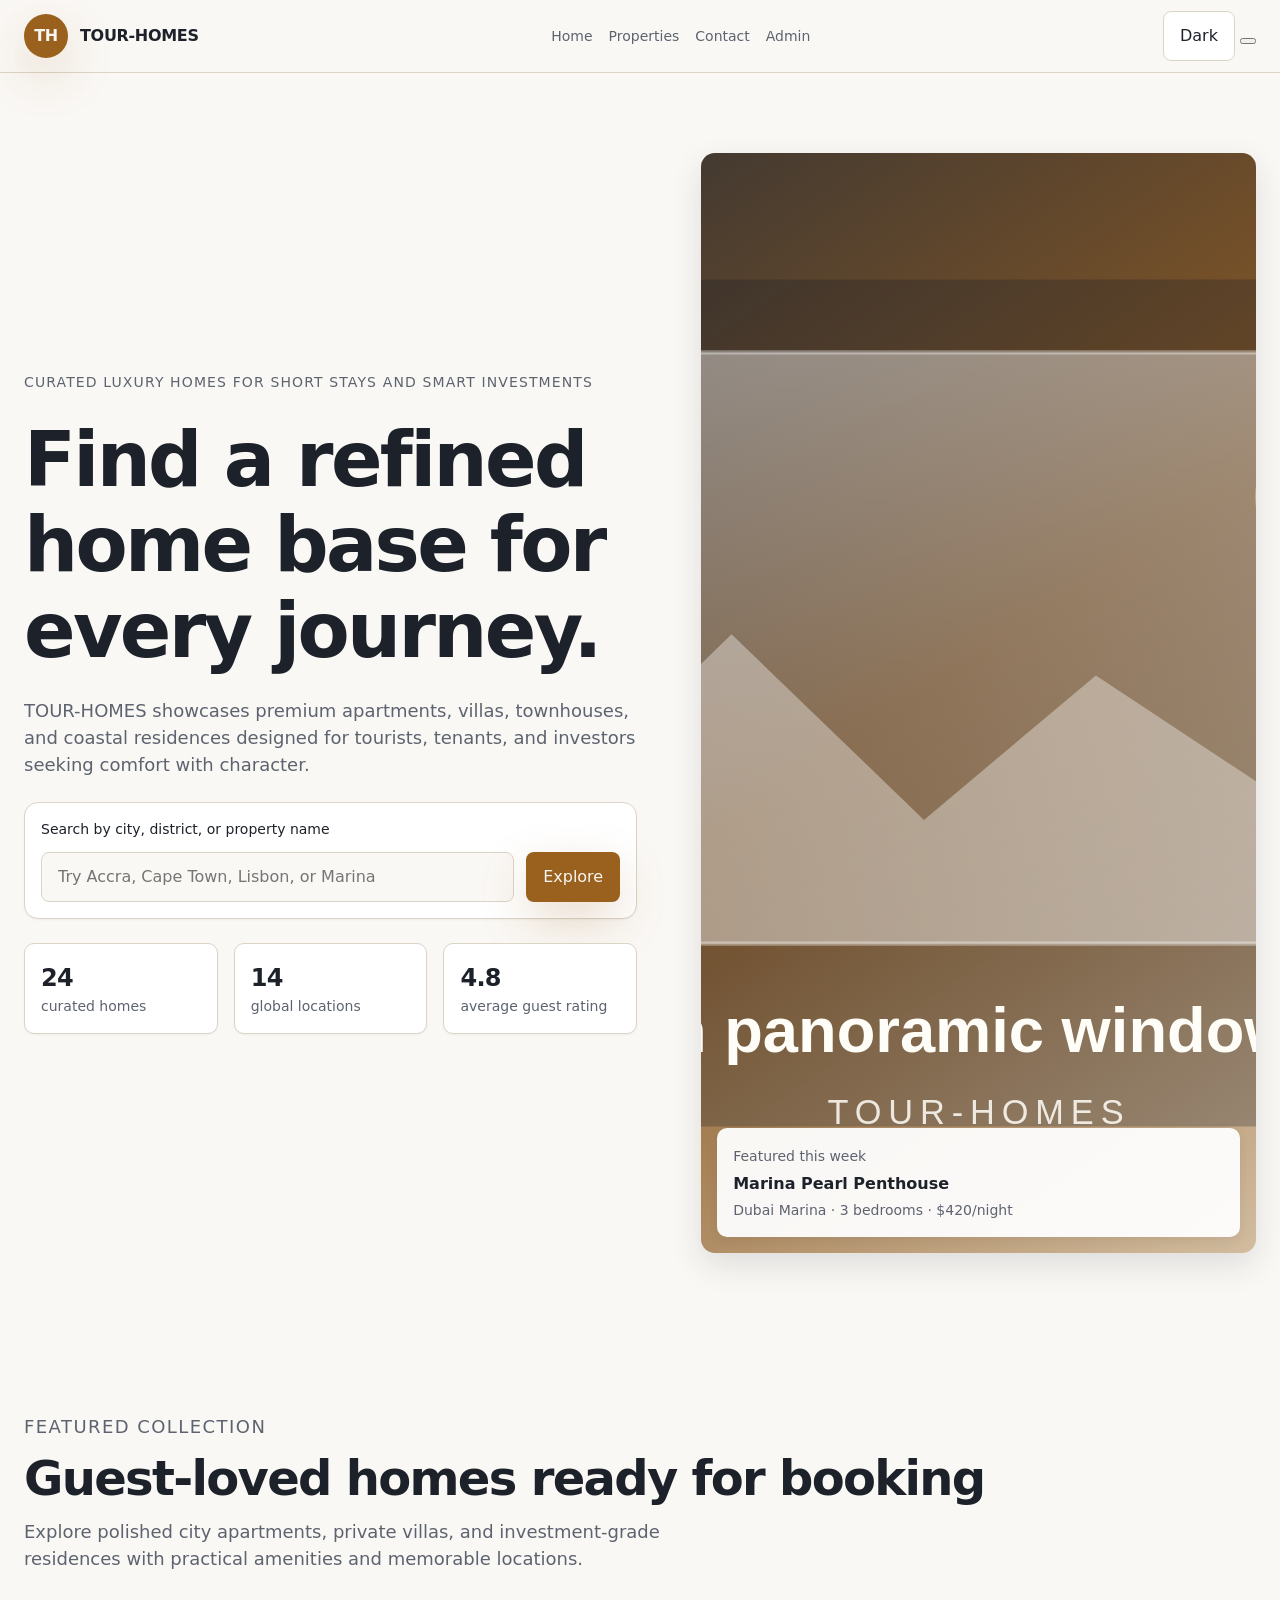
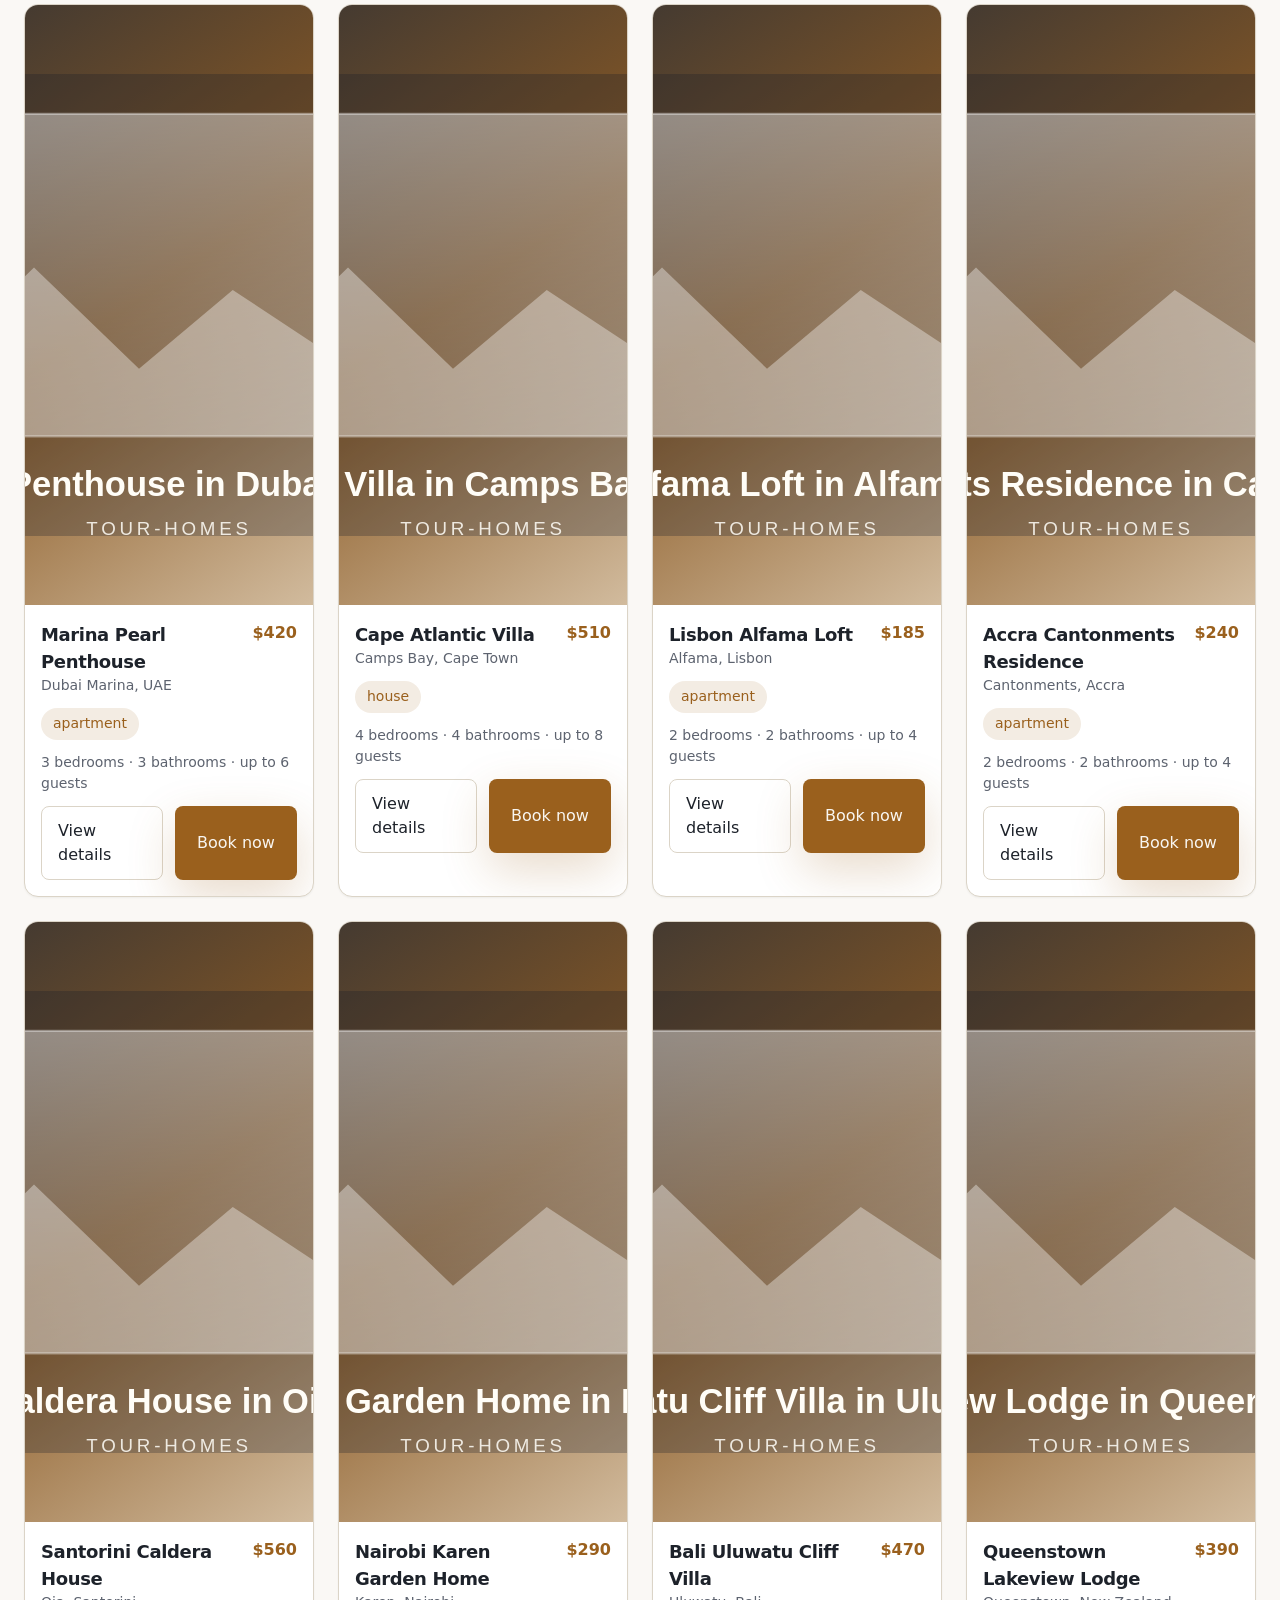
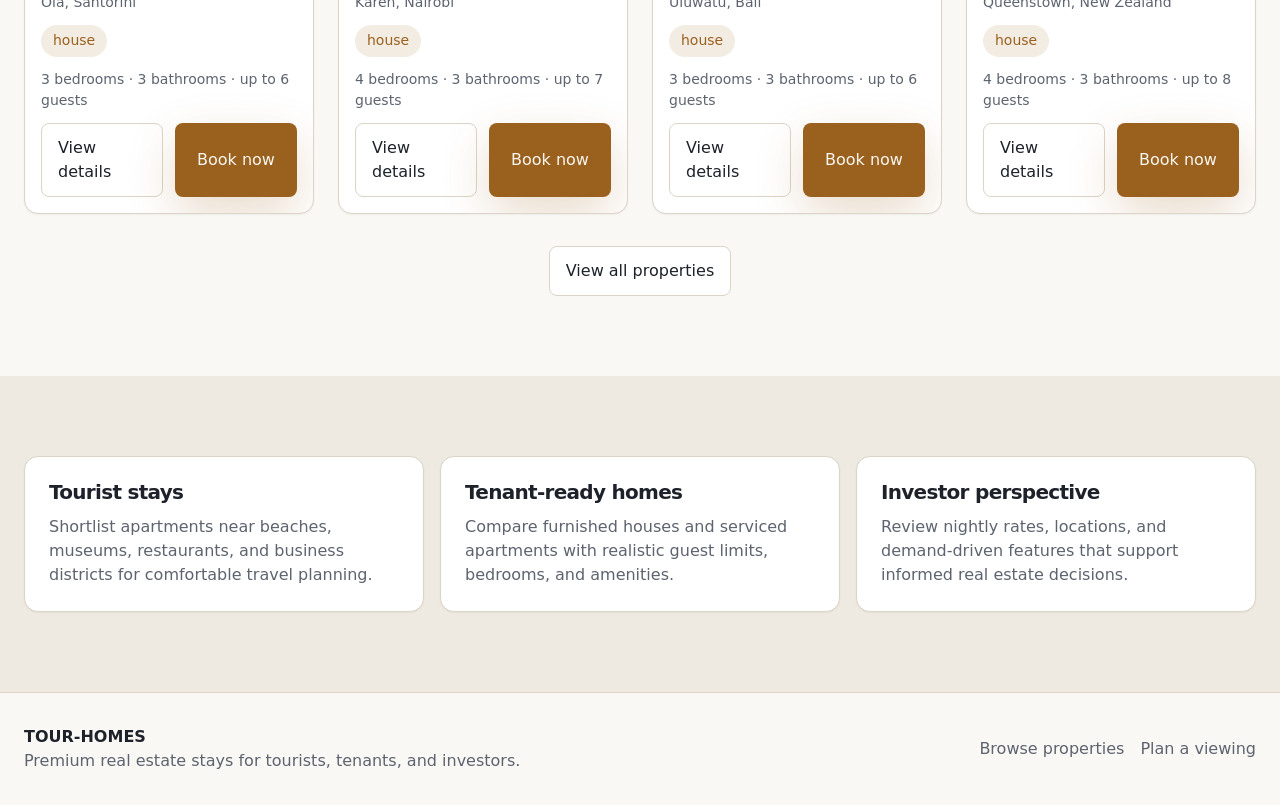
<file: bushiroh/index.html>
<!DOCTYPE html>
<html lang="en">
<head>
  <meta charset="UTF-8">
  <meta name="viewport" content="width=device-width, initial-scale=1.0, viewport-fit=cover">
  <title>TOUR-HOMES | Luxury Tourist Homes & Investment Stays</title>
  <meta name="description" content="Browse premium apartments and houses for tourists, tenants, and investors with TOUR-HOMES.">
  <link rel="stylesheet" href="assets/css/home.css">
    <!-- GenMB Capabilities START -->
    <script>
// GenMB relational-db SDK (Capability)
(function() {
/**
 * GenMB Data Client SDK
 * Relational database CRUD client for generated apps.
 * Auto-injected at window.genmb.db.
 *
 * Usage: window.genmb.db.tableName.method()
 *   .list(params?)      — List records (filtering, sorting, pagination)
 *   .getById(id)        — Get single record
 *   .create(fields)     — Insert new record
 *   .update(id, fields) — Update record
 *   .delete(id)         — Remove record
 *   .count(params?)     — Count records (no data fetched)
 *   .createMany(records) — Bulk insert (max 100)
 *   .deleteMany(ids)    — Bulk delete (max 100)
 */

class GenMBDataClient {
  constructor(config) {
    if (!config.appId) {
      throw new Error('GenMBDataClient: appId is required')
    }
    this._base = '/api/data/' + config.appId

    // Return a Proxy so property access creates table helpers dynamically
    return new Proxy(this, {
      get: function (target, prop) {
        // Internal properties and methods pass through
        if (prop in target || typeof prop === 'symbol' || prop === 'then') {
          return target[prop]
        }
        return target._table(prop)
      }
    })
  }

  _table(name) {
    var base = this._base
    var request = this._request

    return {
      list: function (params) {
        var qs = ''
        if (params) {
          var parts = []
          Object.keys(params).forEach(function (key) {
            parts.push(encodeURIComponent(key) + '=' + encodeURIComponent(params[key]))
          })
          if (parts.length) qs = '?' + parts.join('&')
        }
        return request('GET', base + '/' + name + qs)
      },
      getById: function (id) {
        return request('GET', base + '/' + name + '/' + id)
      },
      create: function (fields) {
        return request('POST', base + '/' + name, { fields: fields })
      },
      update: function (id, fields) {
        return request('PUT', base + '/' + name + '/' + id, { fields: fields })
      },
      delete: function (id) {
        return request('DELETE', base + '/' + name + '/' + id)
      },
      count: function (params) {
        var qs = ''
        if (params) {
          var parts = []
          Object.keys(params).forEach(function (key) {
            parts.push(encodeURIComponent(key) + '=' + encodeURIComponent(params[key]))
          })
          if (parts.length) qs = '?' + parts.join('&')
        }
        return request('GET', base + '/' + name + '/count' + qs)
      },
      createMany: function (records) {
        return request('POST', base + '/' + name + '/bulk', { records: records })
      },
      deleteMany: function (ids) {
        return request('POST', base + '/' + name + '/bulk-delete', { ids: ids })
      }
    }
  }

  async _request(method, url, body) {
    var controller = new AbortController()
    var timer = setTimeout(function () { controller.abort() }, 30000)
    try {
      var options = {
        method: method,
        headers: { 'Content-Type': 'application/json' },
        signal: controller.signal
      }
      if (body) {
        options.body = JSON.stringify(body)
      }
      var res = await fetch(url, options)
      clearTimeout(timer)
      if (!res.ok) {
        var errBody = null
        try { errBody = await res.json() } catch (_) {}
        var msg = (errBody && errBody.error) || 'Request failed (HTTP ' + res.status + ')'
        throw new Error(msg)
      }
      var result = await res.json()
      if (!result.success) {
        throw new Error(result.error || 'Request failed')
      }
      return result.data
    } catch (err) {
      clearTimeout(timer)
      if (err.name === 'AbortError') {
        throw new Error('Database request timed out')
      }
      throw err
    }
  }
}


// Auto-initialize
window.genmb = window.genmb || {};
const config = {
  "appId": "lmtasGrC11oz"
};
window.genmb.db = new GenMBDataClient(config);
})();
</script>
    <!-- GenMB Capabilities END -->
  </head>
<body>
  <header class="site-header">
    <nav class="nav container" aria-label="Main navigation">
      <a class="brand" href="index.html" aria-label="TOUR-HOMES home">
        <span class="brand-mark">TH</span>
        <span>TOUR-HOMES</span>
      </a>
      <div class="nav-links" id="primaryNav">
        <a href="index.html">Home</a>
        <a href="property.html">Properties</a>
        <a href="contact.html">Contact</a>
        <a href="admin.html">Admin</a>
      </div>
      <div class="nav-actions">
        <button class="theme-toggle" id="themeToggle" type="button" aria-label="Toggle dark mode">Dark</button>
        <button class="nav-menu-toggle" id="navMenuToggle" type="button" aria-label="Open navigation menu" aria-controls="primaryNav" aria-expanded="false"><span></span><span></span><span></span></button>
      </div>
    </nav>
  </header>

  <main>
    <section class="hero">
      <div class="container hero-grid">
        <div class="hero-copy">
          <p class="eyebrow">Curated luxury homes for short stays and smart investments</p>
          <h1>Find a refined home base for every journey.</h1>
          <p class="hero-lead">TOUR-HOMES showcases premium apartments, villas, townhouses, and coastal residences designed for tourists, tenants, and investors seeking comfort with character.</p>
          <form class="hero-search" id="heroSearch" aria-label="Search properties">
            <label for="searchInput">Search by city, district, or property name</label>
            <div class="search-row">
              <input id="searchInput" name="search" type="search" inputmode="search" autocomplete="off" enterkeyhint="search" placeholder="Try Accra, Cape Town, Lisbon, or Marina" required>
              <button class="btn btn-primary" type="submit">Explore</button>
            </div>
          </form>
          <div class="hero-stats" aria-label="TOUR-HOMES highlights">
            <div><strong>24</strong><span>curated homes</span></div>
            <div><strong>14</strong><span>global locations</span></div>
            <div><strong>4.8</strong><span>average guest rating</span></div>
          </div>
        </div>
        <div class="hero-card" aria-label="Featured stay preview">
          <img src="https://images.unsplash.com/photo-1600607687920-4e2a09cf159d?auto=format&fit=crop&w=1200&q=80" width="900" height="1100" alt="Elegant living room with panoramic windows and designer furniture">
          <div class="floating-card">
            <span>Featured this week</span>
            <strong>Marina Pearl Penthouse</strong>
            <p>Dubai Marina · 3 bedrooms · $420/night</p>
          </div>
        </div>
      </div>
    </section>

    <section class="section">
      <div class="container section-heading">
        <p class="eyebrow">Featured collection</p>
        <h2>Guest-loved homes ready for booking</h2>
        <p>Explore polished city apartments, private villas, and investment-grade residences with practical amenities and memorable locations.</p>
      </div>
      <div class="container property-grid" id="featuredGrid" aria-live="polite"></div>
      <div class="container center-actions">
        <a class="btn btn-secondary" href="property.html">View all properties</a>
      </div>
    </section>

    <section class="section muted-section">
      <div class="container value-grid">
        <div class="value-card">
          <h3>Tourist stays</h3>
          <p>Shortlist apartments near beaches, museums, restaurants, and business districts for comfortable travel planning.</p>
        </div>
        <div class="value-card">
          <h3>Tenant-ready homes</h3>
          <p>Compare furnished houses and serviced apartments with realistic guest limits, bedrooms, and amenities.</p>
        </div>
        <div class="value-card">
          <h3>Investor perspective</h3>
          <p>Review nightly rates, locations, and demand-driven features that support informed real estate decisions.</p>
        </div>
      </div>
    </section>
  </main>

  <footer class="site-footer">
    <div class="container footer-grid">
      <div>
        <strong>TOUR-HOMES</strong>
        <p>Premium real estate stays for tourists, tenants, and investors.</p>
      </div>
      <a href="property.html">Browse properties</a>
      <a href="contact.html">Plan a viewing</a>
    </div>
  </footer>

  <script type="module" src="assets/js/nav.js"></script>
  <script type="module" src="assets/js/home.js"></script>
</body>
</html>
</file>
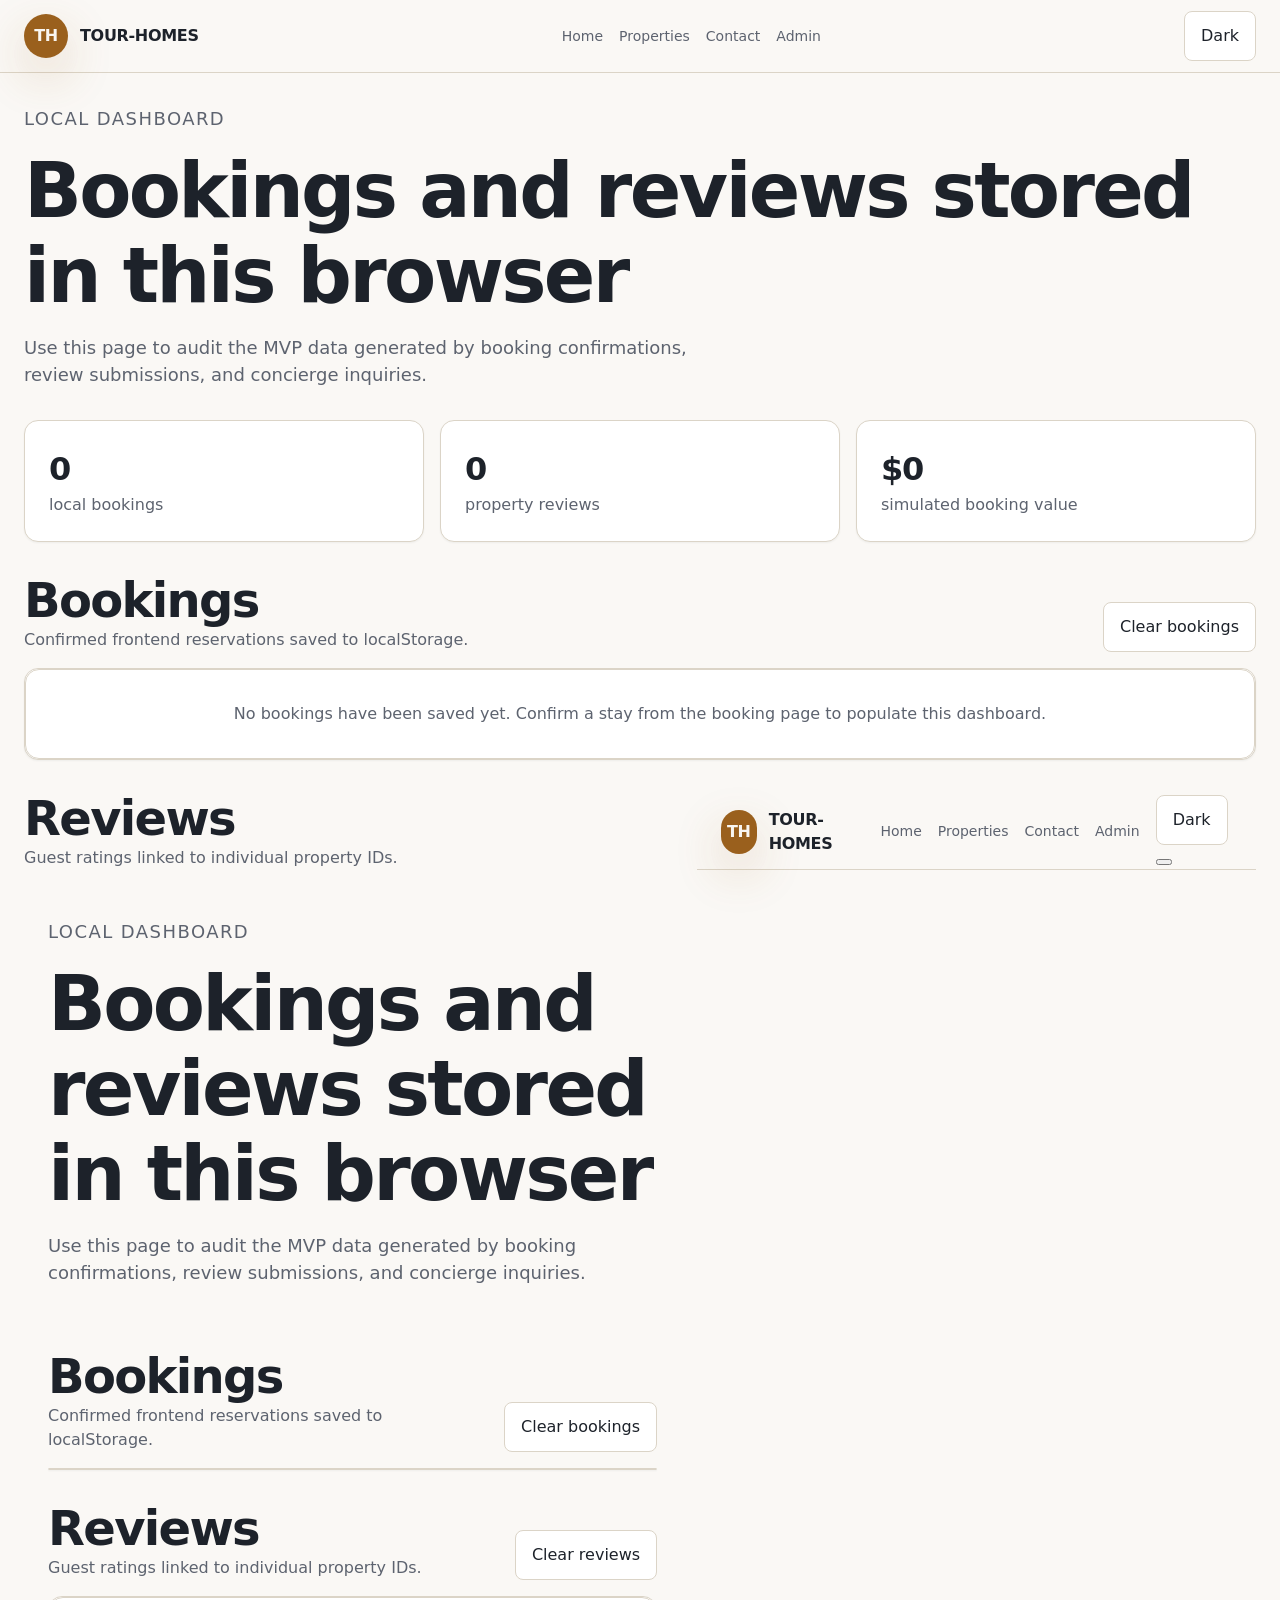
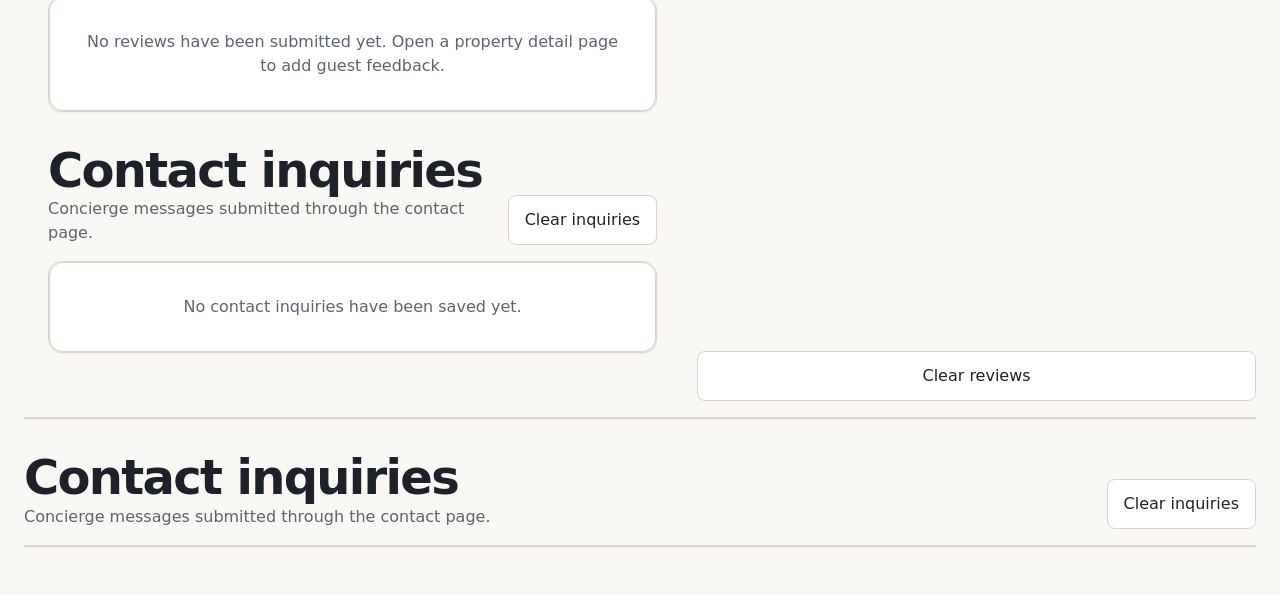
<file: bushiroh/admin.html>
<!DOCTYPE html>
<html lang="en">
<head>
  <meta charset="UTF-8">
  <meta name="viewport" content="width=device-width, initial-scale=1.0, viewport-fit=cover">
  <title>Admin Dashboard | TOUR-HOMES</title>
  <meta name="description" content="Review local TOUR-HOMES bookings and property reviews.">
  <link rel="stylesheet" href="assets/css/home.css">
  <link rel="stylesheet" href="assets/css/admin.css">
</head>
<body>
  <header class="site-header">
    <nav class="nav container" aria-label="Main navigation">
      <a class="brand" href="index.html" aria-label="TOUR-HOMES home"><span class="brand-mark">TH</span><span>TOUR-HOMES</span></a>
      <div class="nav-links">
        <a href="index.html">Home</a>
        <a href="property.html">Properties</a>
        <a href="contact.html">Contact</a>
        <a href="admin.html">Admin</a>
      </div>
      <button class="theme-toggle" id="themeToggle" type="button" aria-label="Toggle dark mode">Dark</button>
    </nav>
  </header>

  <main class="page-shell">
    <section class="container dashboard-head">
      <div>
        <p class="eyebrow">Local dashboard</p>
        <h1>Bookings and reviews stored in this browser</h1>
        <p>Use this page to audit the MVP data generated by booking confirmations, review submissions, and concierge inquiries.</p>
      </div>
    </section>

    <section class="container stats-grid" id="statsGrid" aria-live="polite"></section>

    <section class="container admin-section">
      <div class="section-title-row">
        <div>
          <h2>Bookings</h2>
          <p>Confirmed frontend reservations saved to localStorage.</p>
        </div>
        <button class="btn btn-secondary" id="clearBookings" type="button">Clear bookings</button>
      </div>
      <div id="bookingsTable" class="admin-table-wrap" aria-live="polite"></div>
    </section>

    <section class="container admin-section">
      <div class="section-title-row">
        <div>
          <h2>Reviews</h2>
          <p>Guest ratings linked to individual property IDs.</p>
        </div><!DOCTYPE html>
<html lang="en">
<head>
  <meta charset="UTF-8">
  <meta name="viewport" content="width=device-width, initial-scale=1.0, viewport-fit=cover">
  <title>Admin Dashboard | TOUR-HOMES</title>
  <meta name="description" content="Review local TOUR-HOMES bookings and property reviews.">
  <link rel="stylesheet" href="assets/css/home.css">
  <link rel="stylesheet" href="assets/css/admin.css">
</head>
<body>
  <header class="site-header">
    <nav class="nav container" aria-label="Main navigation">
      <a class="brand" href="index.html" aria-label="TOUR-HOMES home"><span class="brand-mark">TH</span><span>TOUR-HOMES</span></a>
      <div class="nav-links" id="primaryNav">
        <a href="index.html">Home</a>
        <a href="property.html">Properties</a>
        <a href="contact.html">Contact</a>
        <a href="admin.html">Admin</a>
      </div>
      <div class="nav-actions">
        <button class="theme-toggle" id="themeToggle" type="button" aria-label="Toggle dark mode">Dark</button>
        <button class="nav-menu-toggle" id="navMenuToggle" type="button" aria-label="Open navigation menu" aria-controls="primaryNav" aria-expanded="false"><span></span><span></span><span></span></button>
      </div>
    </nav>
  </header>

  <main class="page-shell">
    <section class="container dashboard-head">
      <div>
        <p class="eyebrow">Local dashboard</p>
        <h1>Bookings and reviews stored in this browser</h1>
        <p>Use this page to audit the MVP data generated by booking confirmations, review submissions, and concierge inquiries.</p>
      </div>
    </section>

    <section class="container stats-grid" id="statsGrid" aria-live="polite"></section>

    <section class="container admin-section">
      <div class="section-title-row">
        <div>
          <h2>Bookings</h2>
          <p>Confirmed frontend reservations saved to localStorage.</p>
        </div>
        <button class="btn btn-secondary" id="clearBookings" type="button">Clear bookings</button>
      </div>
      <div id="bookingsTable" class="admin-table-wrap" aria-live="polite"></div>
    </section>

    <section class="container admin-section">
      <div class="section-title-row">
        <div>
          <h2>Reviews</h2>
          <p>Guest ratings linked to individual property IDs.</p>
        </div>
        <button class="btn btn-secondary" id="clearReviews" type="button">Clear reviews</button>
      </div>
      <div id="reviewsTable" class="admin-table-wrap" aria-live="polite"></div>
    </section>

    <section class="container admin-section">
      <div class="section-title-row">
        <div>
          <h2>Contact inquiries</h2>
          <p>Concierge messages submitted through the contact page.</p>
        </div>
        <button class="btn btn-secondary" id="clearContacts" type="button">Clear inquiries</button>
      </div>
      <div id="contactsTable" class="admin-table-wrap" aria-live="polite"></div>
    </section>
  </main>

  <script type="module" src="assets/js/nav.js"></script>
  <script type="module" src="assets/js/admin.js"></script>
</body>
</html>
        <button class="btn btn-secondary" id="clearReviews" type="button">Clear reviews</button>
      </div>
      <div id="reviewsTable" class="admin-table-wrap" aria-live="polite"></div>
    </section>

    <section class="container admin-section">
      <div class="section-title-row">
        <div>
          <h2>Contact inquiries</h2>
          <p>Concierge messages submitted through the contact page.</p>
        </div>
        <button class="btn btn-secondary" id="clearContacts" type="button">Clear inquiries</button>
      </div>
      <div id="contactsTable" class="admin-table-wrap" aria-live="polite"></div>
    </section>
  </main>

  <script type="module" src="assets/js/admin.js"></script>
</body>
</html>
</file>
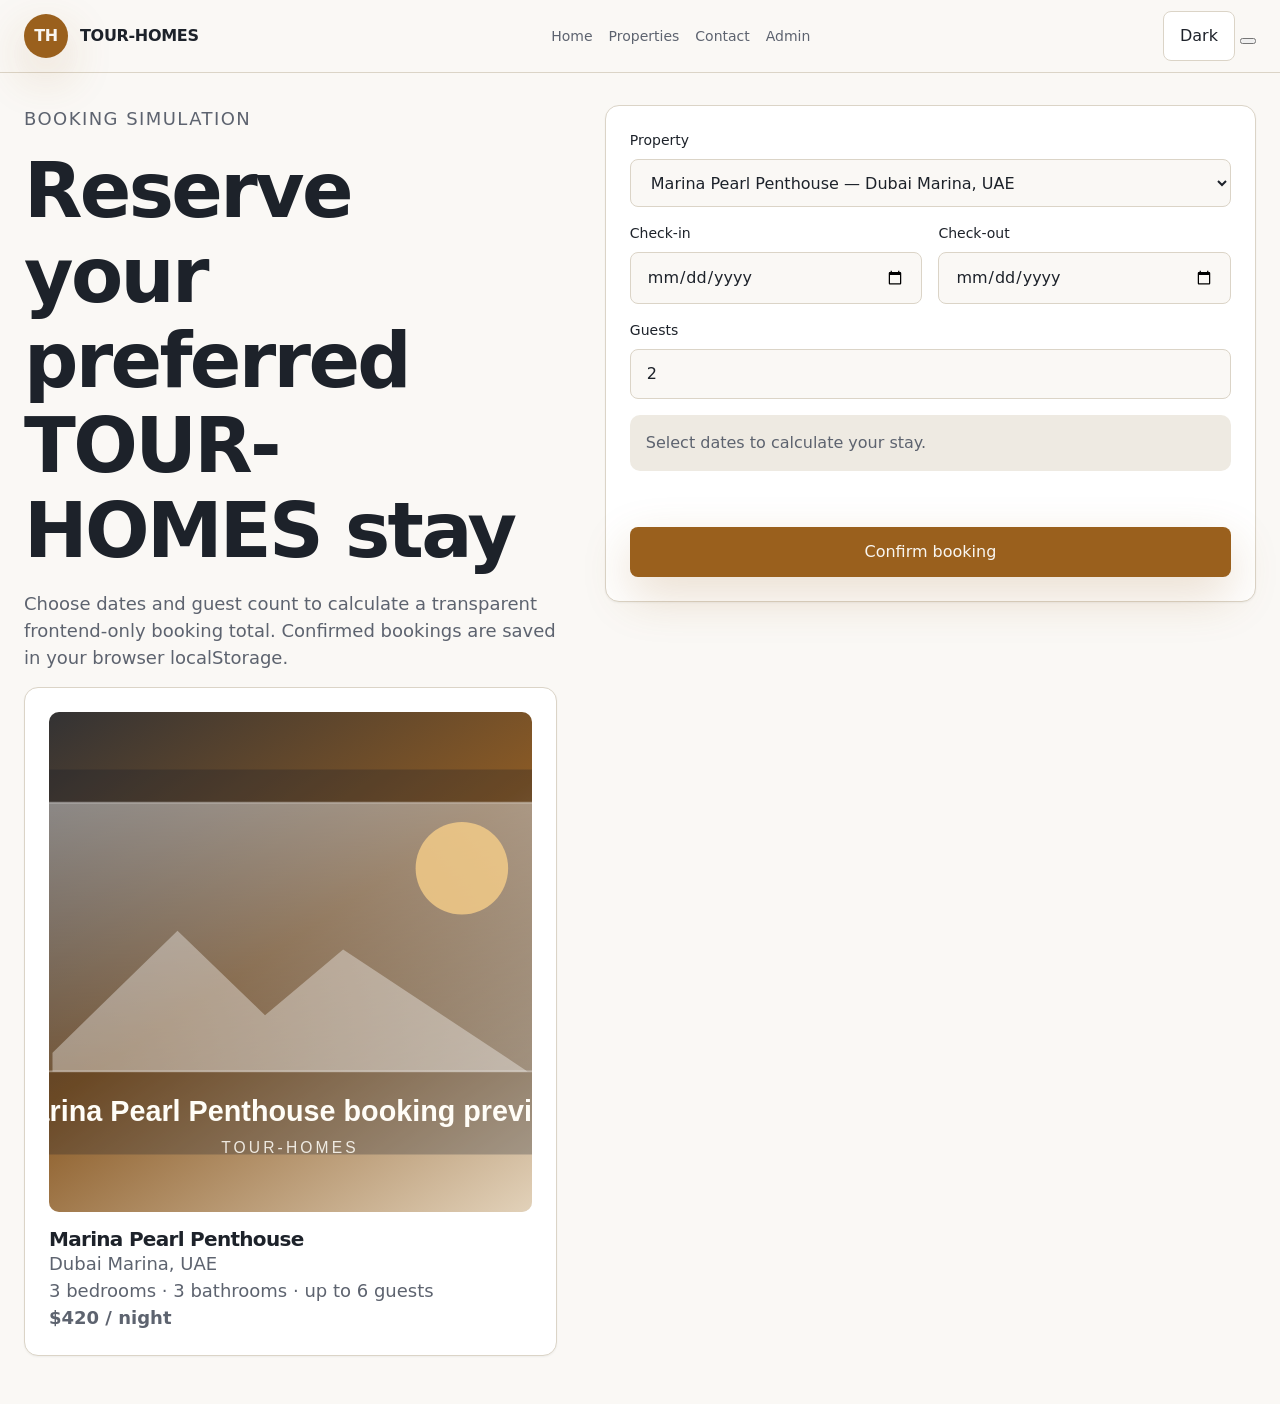
<file: bushiroh/booking.html>
<!DOCTYPE html>
<html lang="en">
<head>
  <meta charset="UTF-8">
  <meta name="viewport" content="width=device-width, initial-scale=1.0, viewport-fit=cover">
  <title>Book a Stay | TOUR-HOMES</title>
  <meta name="description" content="Simulate a TOUR-HOMES booking and store it locally.">
  <link rel="stylesheet" href="assets/css/home.css">
  <link rel="stylesheet" href="assets/css/booking.css">
</head>
<body>
  <header class="site-header">
    <nav class="nav container" aria-label="Main navigation">
      <a class="brand" href="index.html" aria-label="TOUR-HOMES home"><span class="brand-mark">TH</span><span>TOUR-HOMES</span></a>
      <div class="nav-links" id="primaryNav">
        <a href="index.html">Home</a>
        <a href="property.html">Properties</a>
        <a href="contact.html">Contact</a>
        <a href="admin.html">Admin</a>
      </div>
      <div class="nav-actions">
        <button class="theme-toggle" id="themeToggle" type="button" aria-label="Toggle dark mode">Dark</button>
        <button class="nav-menu-toggle" id="navMenuToggle" type="button" aria-label="Open navigation menu" aria-controls="primaryNav" aria-expanded="false"><span></span><span></span><span></span></button>
      </div>
    </nav>
  </header>

  <main class="page-shell">
    <section class="container booking-layout">
      <div class="booking-copy">
        <p class="eyebrow">Booking simulation</p>
        <h1>Reserve your preferred TOUR-HOMES stay</h1>
        <p>Choose dates and guest count to calculate a transparent frontend-only booking total. Confirmed bookings are saved in your browser localStorage.</p>
        <div id="bookingPropertyPreview" class="booking-preview" aria-live="polite"></div>
      </div>

      <form class="booking-form" id="bookingForm">
        <div class="field-group">
          <label for="propertySelect">Property</label>
          <select id="propertySelect" name="propertyId" required></select>
        </div>
        <div class="form-grid-two">
          <div class="field-group">
            <label for="checkIn">Check-in</label>
            <input id="checkIn" name="checkIn" type="date" autocomplete="off" required>
          </div>
          <div class="field-group">
            <label for="checkOut">Check-out</label>
            <input id="checkOut" name="checkOut" type="date" autocomplete="off" required>
          </div>
        </div>
        <div class="field-group">
          <label for="guests">Guests</label>
          <input id="guests" name="guests" type="number" min="1" inputmode="numeric" enterkeyhint="done" required>
        </div>
        <div class="price-panel" id="pricePanel">Select dates to calculate your stay.</div>
        <p class="form-message" id="bookingMessage" role="alert"></p>
        <button class="btn btn-primary full-btn" type="submit">Confirm booking</button>
      </form>
    </section>
  </main>

  <div class="modal-backdrop" id="successModal" hidden>
    <div class="modal" role="dialog" aria-modal="true" aria-labelledby="modalTitle">
      <h2 id="modalTitle">Booking saved</h2>
      <p id="modalText">Your TOUR-HOMES booking has been stored locally.</p>
      <div class="modal-actions">
        <a class="btn btn-secondary" href="admin.html">View dashboard</a>
        <button class="btn btn-primary" id="closeModal" type="button">Close</button>
      </div>
    </div>
  </div>

  <script type="module" src="assets/js/nav.js"></script>
  <script type="module" src="assets/js/booking.js"></script>
</body>
</html>
</file>
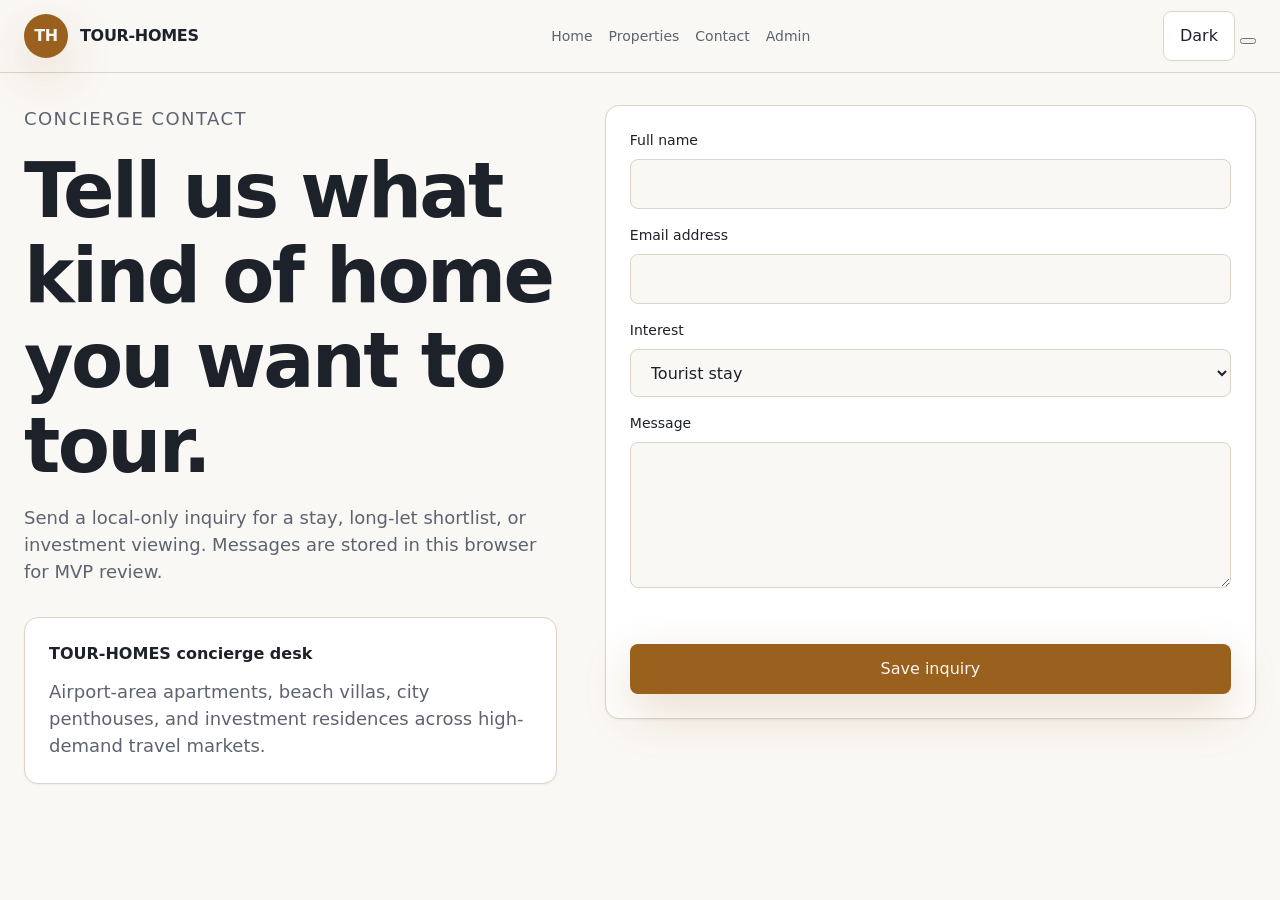
<file: bushiroh/contact.html>
<!DOCTYPE html>
<html lang="en">
<head>
  <meta charset="UTF-8">
  <meta name="viewport" content="width=device-width, initial-scale=1.0, viewport-fit=cover">
  <title>Contact | TOUR-HOMES</title>
  <meta name="description" content="Contact TOUR-HOMES about a luxury stay, viewing, or investment shortlist.">
  <link rel="stylesheet" href="assets/css/home.css">
  <link rel="stylesheet" href="assets/css/contact.css">
</head>
<body>
  <header class="site-header">
    <nav class="nav container" aria-label="Main navigation">
      <a class="brand" href="index.html" aria-label="TOUR-HOMES home"><span class="brand-mark">TH</span><span>TOUR-HOMES</span></a>
      <div class="nav-links" id="primaryNav">
        <a href="index.html">Home</a>
        <a href="property.html">Properties</a>
        <a href="contact.html">Contact</a>
        <a href="admin.html">Admin</a>
      </div>
      <div class="nav-actions">
        <button class="theme-toggle" id="themeToggle" type="button" aria-label="Toggle dark mode">Dark</button>
        <button class="nav-menu-toggle" id="navMenuToggle" type="button" aria-label="Open navigation menu" aria-controls="primaryNav" aria-expanded="false"><span></span><span></span><span></span></button>
      </div>
    </nav>
  </header>

  <main class="page-shell">
    <section class="container contact-layout">
      <div>
        <p class="eyebrow">Concierge contact</p>
        <h1>Tell us what kind of home you want to tour.</h1>
        <p>Send a local-only inquiry for a stay, long-let shortlist, or investment viewing. Messages are stored in this browser for MVP review.</p>
        <div class="contact-card">
          <strong>TOUR-HOMES concierge desk</strong>
          <p>Airport-area apartments, beach villas, city penthouses, and investment residences across high-demand travel markets.</p>
        </div>
      </div>

      <form class="contact-form" id="contactForm">
        <div class="field-group">
          <label for="fullName">Full name</label>
          <input id="fullName" name="fullName" type="text" autocomplete="name" enterkeyhint="next" required>
        </div>
        <div class="field-group">
          <label for="email">Email address</label>
          <input id="email" name="email" type="email" autocomplete="email" inputmode="email" enterkeyhint="next" required>
        </div>
        <div class="field-group">
          <label for="interest">Interest</label>
          <select id="interest" name="interest" required>
            <option value="Tourist stay">Tourist stay</option>
            <option value="Tenant viewing">Tenant viewing</option>
            <option value="Investor shortlist">Investor shortlist</option>
          </select>
        </div>
        <div class="field-group">
          <label for="message">Message</label>
          <textarea id="message" name="message" rows="5" enterkeyhint="send" required></textarea>
        </div>
        <p class="form-message" id="contactMessage" role="alert"></p>
        <button class="btn btn-primary full-btn" type="submit">Save inquiry</button>
      </form>
    </section>
  </main>

  <script type="module" src="assets/js/nav.js"></script>
  <script type="module" src="assets/js/contact.js"></script>
</body>
</html>
</file>
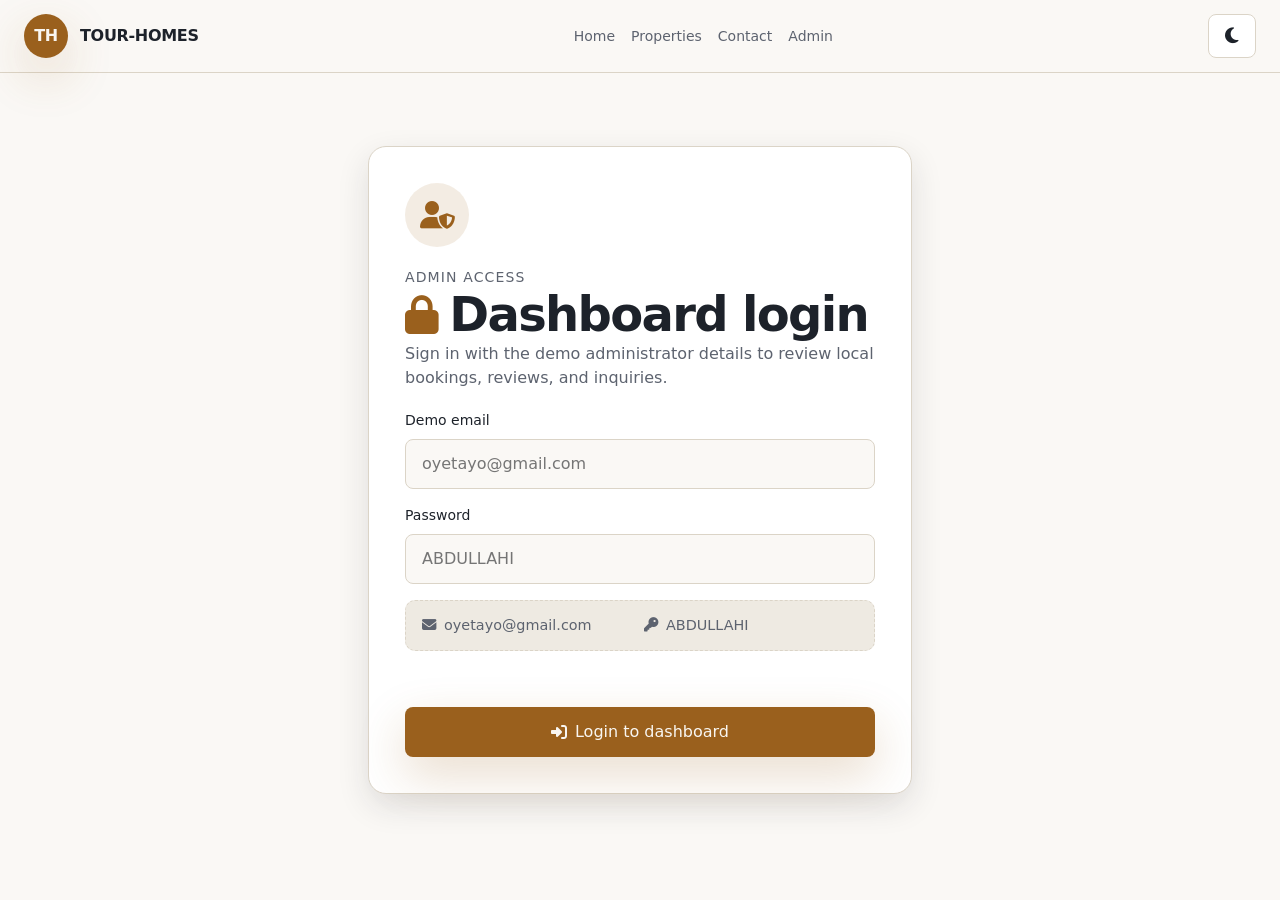
<file: bushiroh/bushiroh/admin.html>
<!DOCTYPE html>
<html lang="en">
<head>
  <meta charset="UTF-8">
  <meta name="viewport" content="width=device-width, initial-scale=1.0, viewport-fit=cover">
  <title>Admin Dashboard | TOUR-HOMES</title>
  <meta name="description" content="Review local TOUR-HOMES bookings and property reviews.">
  <link rel="stylesheet" href="https://cdnjs.cloudflare.com/ajax/libs/font-awesome/6.4.0/css/all.min.css">
  <link rel="stylesheet" href="assets/css/home.css">
  <link rel="stylesheet" href="assets/css/admin.css">
</head>
<body>
  <header class="site-header">
    <nav class="nav container" aria-label="Main navigation">
      <a class="brand" href="index.html" aria-label="TOUR-HOMES home"><span class="brand-mark">TH</span><span>TOUR-HOMES</span></a>
      <div class="nav-links" id="primaryNav">
        <a href="index.html">Home</a>
        <a href="property.html">Properties</a>
        <a href="contact.html">Contact</a>
        <a href="admin.html">Admin</a>
      </div>
      <div class="nav-actions">
        <button class="theme-toggle" id="themeToggle" type="button" aria-label="Toggle dark mode"><i class="fas fa-moon"></i></button>
        <button class="nav-menu-toggle" id="navMenuToggle" type="button" aria-label="Open navigation menu" aria-controls="primaryNav" aria-expanded="false"><span></span><span></span><span></span></button>
      </div>
    </nav>
  </header>

  <main class="page-shell">
    <section class="container admin-login-section" id="adminLoginSection" aria-labelledby="adminLoginTitle">
      <div class="admin-login-card">
        <div class="login-icon" aria-hidden="true"><i class="fas fa-user-shield"></i></div>
        <div>
          <p class="eyebrow">Admin access</p>
          <h1 id="adminLoginTitle" class="form-title-with-icon"><i class="fas fa-lock" aria-hidden="true"></i><span>Dashboard login</span></h1>
          <p>Sign in with the demo administrator details to review local bookings, reviews, and inquiries.</p>
        </div>
        <form class="admin-login-form" id="adminLoginForm">
          <div class="field-group">
            <label for="adminEmail">Demo email</label>
            <input id="adminEmail" name="adminEmail" type="email" autocomplete="username" inputmode="email" enterkeyhint="next" placeholder="oyetayo@gmail.com" required>
          </div>
          <div class="field-group">
            <label for="adminPassword">Password</label>
            <input id="adminPassword" name="adminPassword" type="password" autocomplete="current-password" enterkeyhint="done" placeholder="ABDULLAHI" required>
          </div>
          <div class="demo-credentials" aria-label="Demo login credentials">
            <span><i class="fas fa-envelope" aria-hidden="true"></i> oyetayo@gmail.com</span>
            <span><i class="fas fa-key" aria-hidden="true"></i> ABDULLAHI</span>
          </div>
          <p class="form-message" id="adminLoginMessage" role="alert"></p>
          <button class="btn btn-primary full-btn" id="adminLoginButton" type="submit"><i class="fas fa-right-to-bracket" aria-hidden="true"></i> Login to dashboard</button>
        </form>
      </div>
    </section>

    <div id="adminDashboard" hidden>
      <section class="container dashboard-head">
        <div>
          <p class="eyebrow">Local dashboard</p>
          <h1>Bookings and reviews stored in this browser</h1>
          <p>Use this page to audit the MVP data generated by booking confirmations, review submissions, and concierge inquiries.</p>
        </div>
        <button class="btn btn-secondary" id="adminLogout" type="button"><i class="fas fa-arrow-right-from-bracket" aria-hidden="true"></i> Logout</button>
      </section>

      <section class="container stats-grid" id="statsGrid" aria-live="polite"></section>

      <section class="container admin-section">
        <div class="section-title-row">
          <div>
            <h2>Bookings</h2>
            <p>Confirmed frontend reservations saved to localStorage.</p>
          </div>
          <button class="btn btn-secondary" id="clearBookings" type="button">Clear bookings</button>
        </div>
        <div id="bookingsTable" class="admin-table-wrap" aria-live="polite"></div>
      </section>

      <section class="container admin-section">
        <div class="section-title-row">
          <div>
            <h2>Reviews</h2>
            <p>Guest ratings linked to individual property IDs.</p>
          </div>
          <button class="btn btn-secondary" id="clearReviews" type="button">Clear reviews</button>
        </div>
        <div id="reviewsTable" class="admin-table-wrap" aria-live="polite"></div>
      </section>

      <section class="container admin-section">
        <div class="section-title-row">
          <div>
            <h2>Contact inquiries</h2>
            <p>Concierge messages submitted through the contact page.</p>
          </div>
          <button class="btn btn-secondary" id="clearContacts" type="button">Clear inquiries</button>
        </div>
        <div id="contactsTable" class="admin-table-wrap" aria-live="polite"></div>
      </section>
    </div>
  </main>

  <script type="module" src="assets/js/nav.js"></script>
  <script type="module" src="assets/js/admin.js"></script>
</body>
</html>
</file>
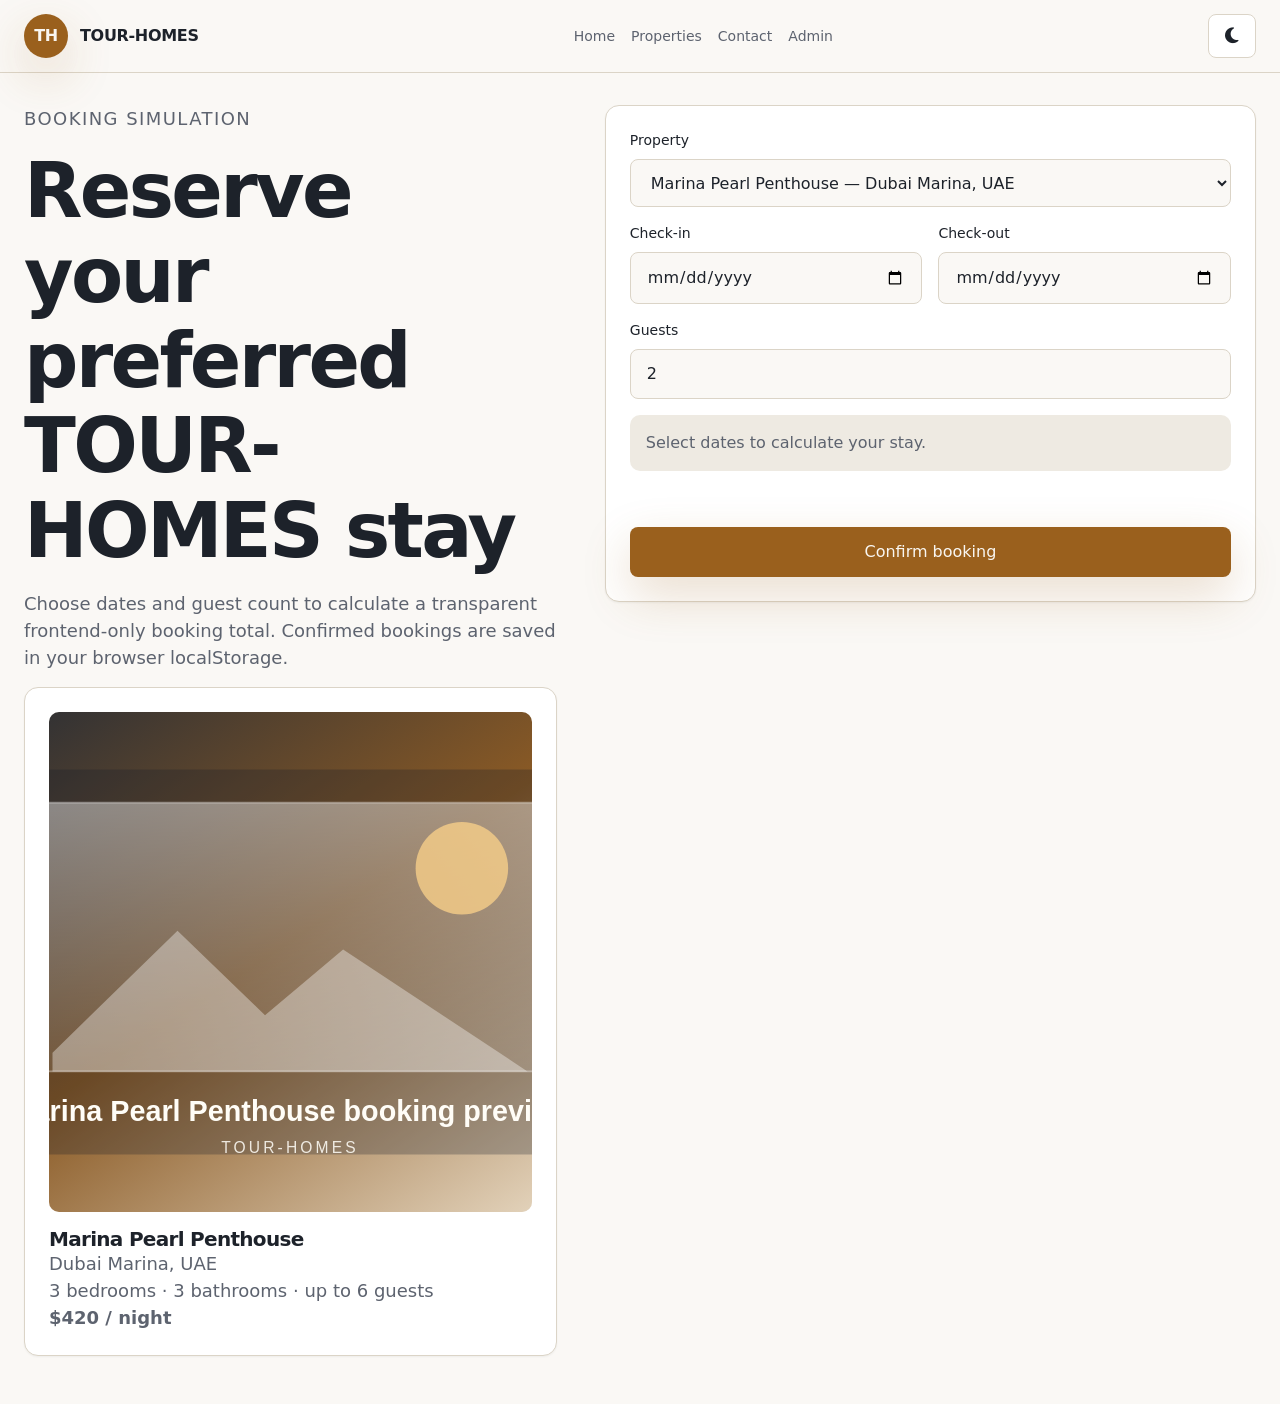
<file: bushiroh/bushiroh/booking.html>
<!DOCTYPE html>
<html lang="en">
<head>
  <meta charset="UTF-8">
  <meta name="viewport" content="width=device-width, initial-scale=1.0, viewport-fit=cover">
  <title>Book a Stay | TOUR-HOMES</title>
  <meta name="description" content="Simulate a TOUR-HOMES booking and store it locally.">
  <link rel="stylesheet" href="https://cdnjs.cloudflare.com/ajax/libs/font-awesome/6.4.0/css/all.min.css">
  <link rel="stylesheet" href="assets/css/home.css">
  <link rel="stylesheet" href="assets/css/booking.css">
</head>
<body>
  <header class="site-header">
    <nav class="nav container" aria-label="Main navigation">
      <a class="brand" href="index.html" aria-label="TOUR-HOMES home"><span class="brand-mark">TH</span><span>TOUR-HOMES</span></a>
      <div class="nav-links" id="primaryNav">
        <a href="index.html">Home</a>
        <a href="property.html">Properties</a>
        <a href="contact.html">Contact</a>
        <a href="admin.html">Admin</a>
      </div>
      <div class="nav-actions">
        <button class="theme-toggle" id="themeToggle" type="button" aria-label="Toggle dark mode"><i class="fas fa-moon"></i></button>
        <button class="nav-menu-toggle" id="navMenuToggle" type="button" aria-label="Open navigation menu" aria-controls="primaryNav" aria-expanded="false"><span></span><span></span><span></span></button>
      </div>
    </nav>
  </header>

  <main class="page-shell">
    <section class="container booking-layout">
      <div class="booking-copy">
        <p class="eyebrow">Booking simulation</p>
        <h1>Reserve your preferred TOUR-HOMES stay</h1>
        <p>Choose dates and guest count to calculate a transparent frontend-only booking total. Confirmed bookings are saved in your browser localStorage.</p>
        <div id="bookingPropertyPreview" class="booking-preview" aria-live="polite"></div>
      </div>

      <form class="booking-form" id="bookingForm">
        <div class="field-group">
          <label for="propertySelect">Property</label>
          <select id="propertySelect" name="propertyId" required></select>
        </div>
        <div class="form-grid-two">
          <div class="field-group">
            <label for="checkIn">Check-in</label>
            <input id="checkIn" name="checkIn" type="date" autocomplete="off" required>
          </div>
          <div class="field-group">
            <label for="checkOut">Check-out</label>
            <input id="checkOut" name="checkOut" type="date" autocomplete="off" required>
          </div>
        </div>
        <div class="field-group">
          <label for="guests">Guests</label>
          <input id="guests" name="guests" type="number" min="1" inputmode="numeric" enterkeyhint="done" required>
        </div>
        <div class="price-panel" id="pricePanel">Select dates to calculate your stay.</div>
        <p class="form-message" id="bookingMessage" role="alert"></p>
        <button class="btn btn-primary full-btn" type="submit">Confirm booking</button>
      </form>
    </section>
  </main>

  <div class="modal-backdrop" id="successModal" hidden>
    <div class="modal" role="dialog" aria-modal="true" aria-labelledby="modalTitle">
      <h2 id="modalTitle">Booking saved</h2>
      <p id="modalText">Your TOUR-HOMES booking has been stored locally.</p>
      <div class="modal-actions">
        <a class="btn btn-secondary" href="admin.html">View dashboard</a>
        <button class="btn btn-primary" id="closeModal" type="button">Close</button>
      </div>
    </div>
  </div>

  <script type="module" src="assets/js/nav.js"></script>
  <script type="module" src="assets/js/booking.js"></script>
</body>
</html>
</file>
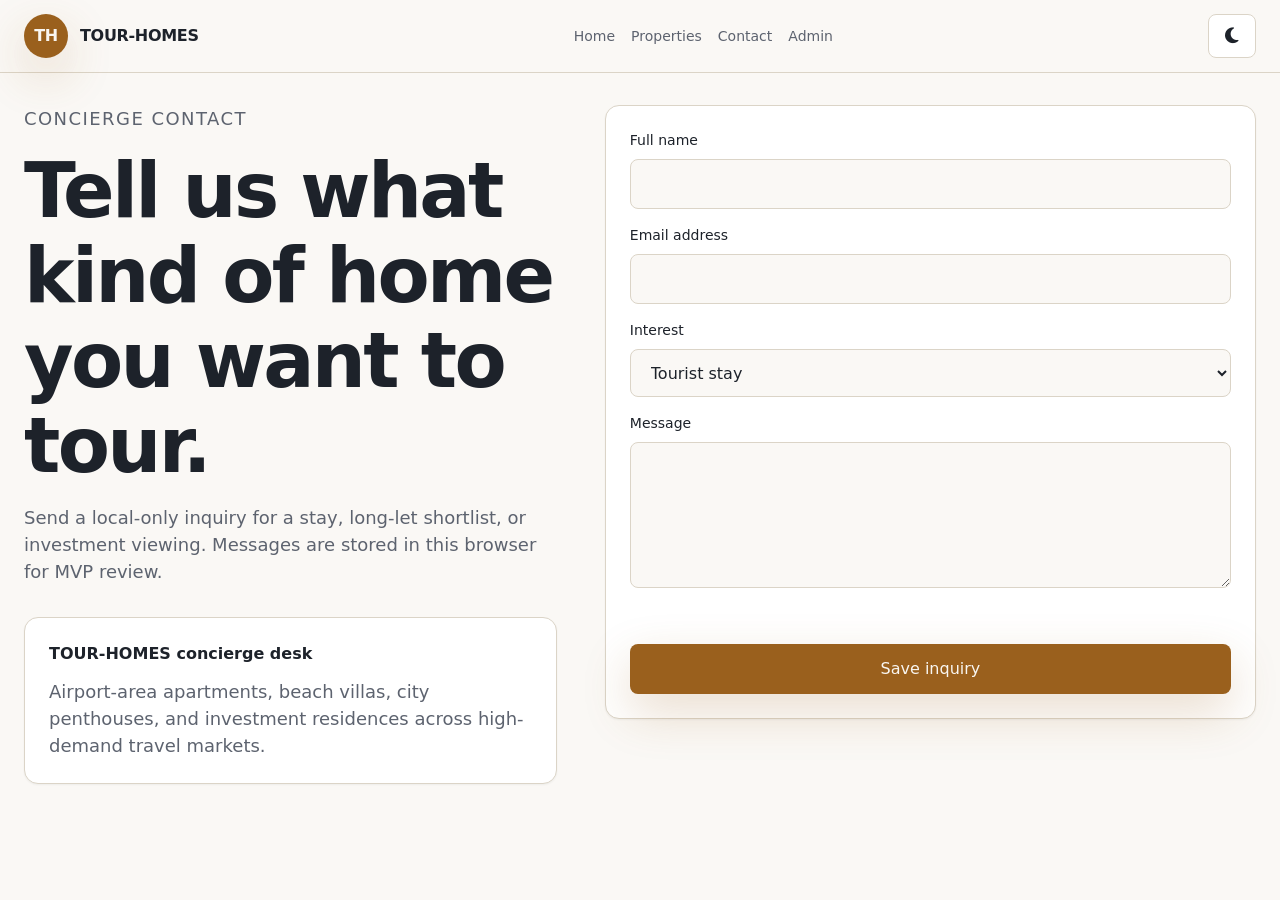
<file: bushiroh/bushiroh/contact.html>
<!DOCTYPE html>
<html lang="en">
<head>
  <meta charset="UTF-8">
  <meta name="viewport" content="width=device-width, initial-scale=1.0, viewport-fit=cover">
  <title>Contact | TOUR-HOMES</title>
  <meta name="description" content="Contact TOUR-HOMES about a luxury stay, viewing, or investment shortlist.">
  <link rel="stylesheet" href="https://cdnjs.cloudflare.com/ajax/libs/font-awesome/6.4.0/css/all.min.css">
  <link rel="stylesheet" href="assets/css/home.css">
  <link rel="stylesheet" href="assets/css/contact.css">
</head>
<body>
  <header class="site-header">
    <nav class="nav container" aria-label="Main navigation">
      <a class="brand" href="index.html" aria-label="TOUR-HOMES home"><span class="brand-mark">TH</span><span>TOUR-HOMES</span></a>
      <div class="nav-links" id="primaryNav">
        <a href="index.html">Home</a>
        <a href="property.html">Properties</a>
        <a href="contact.html">Contact</a>
        <a href="admin.html">Admin</a>
      </div>
      <div class="nav-actions">
        <button class="theme-toggle" id="themeToggle" type="button" aria-label="Toggle dark mode"><i class="fas fa-moon"></i></button>
        <button class="nav-menu-toggle" id="navMenuToggle" type="button" aria-label="Open navigation menu" aria-controls="primaryNav" aria-expanded="false"><span></span><span></span><span></span></button>
      </div>
    </nav>
  </header>

  <main class="page-shell">
    <section class="container contact-layout">
      <div>
        <p class="eyebrow">Concierge contact</p>
        <h1>Tell us what kind of home you want to tour.</h1>
        <p>Send a local-only inquiry for a stay, long-let shortlist, or investment viewing. Messages are stored in this browser for MVP review.</p>
        <div class="contact-card">
          <strong>TOUR-HOMES concierge desk</strong>
          <p>Airport-area apartments, beach villas, city penthouses, and investment residences across high-demand travel markets.</p>
        </div>
      </div>

      <form class="contact-form" id="contactForm">
        <div class="field-group">
          <label for="fullName">Full name</label>
          <input id="fullName" name="fullName" type="text" autocomplete="name" enterkeyhint="next" required>
        </div>
        <div class="field-group">
          <label for="email">Email address</label>
          <input id="email" name="email" type="email" autocomplete="email" inputmode="email" enterkeyhint="next" required>
        </div>
        <div class="field-group">
          <label for="interest">Interest</label>
          <select id="interest" name="interest" required>
            <option value="Tourist stay">Tourist stay</option>
            <option value="Tenant viewing">Tenant viewing</option>
            <option value="Investor shortlist">Investor shortlist</option>
          </select>
        </div>
        <div class="field-group">
          <label for="message">Message</label>
          <textarea id="message" name="message" rows="5" enterkeyhint="send" required></textarea>
        </div>
        <p class="form-message" id="contactMessage" role="alert"></p>
        <button class="btn btn-primary full-btn" type="submit">Save inquiry</button>
      </form>
    </section>
  </main>

  <script type="module" src="assets/js/nav.js"></script>
  <script type="module" src="assets/js/contact.js"></script>
</body>
</html>
</file>
<file: bushiroh/assets/css/home.css>
:root {
  --font-sans: Inter, ui-sans-serif, system-ui, -apple-system, BlinkMacSystemFont, "Segoe UI", sans-serif;
  --background: 42 35% 97%;
  --foreground: 220 18% 14%;
  --card: 0 0% 100%;
  --card-foreground: 220 18% 14%;
  --popover: 0 0% 100%;
  --popover-foreground: 220 18% 14%;
  --primary: 32 68% 36%;
  --primary-foreground: 40 42% 96%;
  --secondary: 220 18% 14%;
  --secondary-foreground: 40 42% 96%;
  --muted: 40 28% 91%;
  --muted-foreground: 220 9% 40%;
  --accent: 42 65% 86%;
  --accent-foreground: 220 18% 14%;
  --destructive: 0 72% 45%;
  --destructive-foreground: 0 0% 98%;
  --success: 145 55% 32%;
  --success-foreground: 0 0% 98%;
  --warning: 38 88% 42%;
  --warning-foreground: 220 18% 14%;
  --info: 210 72% 42%;
  --info-foreground: 0 0% 98%;
  --border: 38 22% 82%;
  --input: 38 22% 82%;
  --ring: 32 68% 36%;
  --radius: 0.625rem;
  --shadow-sm: 0 1px 2px hsl(var(--foreground) / 0.05);
  --shadow-md: 0 4px 12px hsl(var(--foreground) / 0.08);
  --shadow-lg: 0 12px 32px hsl(var(--foreground) / 0.12);
  --shadow-elegant: 0 18px 48px hsl(var(--primary) / 0.22);
  --transition-fast: 150ms cubic-bezier(0.4, 0, 0.2, 1);
  --transition: 200ms cubic-bezier(0.4, 0, 0.2, 1);
  --transition-smooth: 300ms cubic-bezier(0.4, 0, 0.2, 1);
}

html.dark {
  --background: 220 22% 10%;
  --foreground: 38 28% 94%;
  --card: 220 20% 14%;
  --card-foreground: 38 28% 94%;
  --popover: 220 20% 14%;
  --popover-foreground: 38 28% 94%;
  --primary: 36 74% 58%;
  --primary-foreground: 220 22% 10%;
  --secondary: 38 28% 92%;
  --secondary-foreground: 220 22% 10%;
  --muted: 220 16% 20%;
  --muted-foreground: 38 15% 74%;
  --accent: 220 16% 22%;
  --accent-foreground: 38 28% 94%;
  --destructive: 0 70% 58%;
  --destructive-foreground: 0 0% 98%;
  --success: 145 54% 46%;
  --success-foreground: 220 22% 10%;
  --warning: 42 90% 58%;
  --warning-foreground: 220 22% 10%;
  --info: 210 84% 62%;
  --info-foreground: 220 22% 10%;
  --border: 220 14% 26%;
  --input: 220 14% 26%;
  --ring: 36 74% 58%;
}

* { box-sizing: border-box; }
html { scroll-behavior: smooth; }
body {
  margin: 0;
  font-family: var(--font-sans);
  background: hsl(var(--background));
  color: hsl(var(--foreground));
  font-size: 16px;
  line-height: 1.5;
}
a { color: inherit; text-decoration: none; }
img { max-width: 100%; display: block; }
button, input, select, textarea { font: inherit; }
input, select, textarea { font-size: max(16px, 1rem); }
button { cursor: pointer; }
.container { width: min(100% - 2rem, 80rem); margin: 0 auto; }
.site-header {
  position: sticky;
  top: 0;
  z-index: 20;
  background: hsl(var(--background) / 0.9);
  backdrop-filter: blur(16px);
  border-bottom: 1px solid hsl(var(--border));
}
.nav {
  min-height: 72px;
  display: flex;
  align-items: center;
  justify-content: space-between;
  gap: 1rem;
  padding-top: env(safe-area-inset-top);
}
.brand { display: inline-flex; align-items: center; gap: 0.75rem; font-weight: 700; letter-spacing: -0.02em; }
.brand-mark {
  width: 44px;
  height: 44px;
  border-radius: 999px;
  display: grid;
  place-items: center;
  background: hsl(var(--primary));
  color: hsl(var(--primary-foreground));
  box-shadow: var(--shadow-elegant);
}
.nav-links { display: none; align-items: center; gap: 1rem; color: hsl(var(--muted-foreground)); font-size: 0.875rem; }
.nav-links a { min-height: 44px; display: inline-flex; align-items: center; font-weight: 500; }
.nav-links a:hover { color: hsl(var(--foreground)); }
.theme-toggle, .btn {
  min-height: 44px;
  border-radius: calc(var(--radius) - 2px);
  border: 1px solid hsl(var(--border));
  padding: 0.75rem 1rem;
  font-weight: 500;
  transition: transform var(--transition-fast), box-shadow var(--transition-fast), background var(--transition-fast);
}
.theme-toggle { background: hsl(var(--card)); color: hsl(var(--foreground)); }
.theme-toggle:hover, .btn:hover { transform: translateY(-2px); box-shadow: var(--shadow-md); }
.theme-toggle:focus-visible, .btn:focus-visible, input:focus-visible, select:focus-visible, textarea:focus-visible, a:focus-visible {
  outline: 2px solid hsl(var(--ring));
  outline-offset: 2px;
}
.btn { display: inline-flex; align-items: center; justify-content: center; gap: 0.5rem; border: 1px solid transparent; }
.btn-primary { background: hsl(var(--primary)); color: hsl(var(--primary-foreground)); box-shadow: var(--shadow-elegant); }
.btn-secondary { background: hsl(var(--card)); color: hsl(var(--foreground)); border-color: hsl(var(--border)); }
.full-btn { width: 100%; }
.hero { padding: 3rem 0; }
.hero-grid { display: grid; gap: 2rem; align-items: center; }
.hero-copy { display: grid; gap: 1.5rem; }
.eyebrow { margin: 0; color: hsl(var(--muted-foreground)); font-size: 0.875rem; font-weight: 500; text-transform: uppercase; letter-spacing: 0.08em; }
h1, h2, h3 { margin: 0; letter-spacing: -0.035em; line-height: 1.12; }
h1 { font-size: clamp(2.25rem, 8vw, 4.75rem); font-weight: 700; }
h2 { font-size: clamp(1.875rem, 5vw, 3rem); font-weight: 600; }
h3 { font-size: 1.25rem; font-weight: 600; }
p { margin: 0; }
.hero-lead, .section-heading p, .booking-copy p, .contact-layout p, .dashboard-head p { color: hsl(var(--muted-foreground)); font-size: 1.125rem; max-width: 42rem; }
.hero-search { background: hsl(var(--card)); border: 1px solid hsl(var(--border)); border-radius: calc(var(--radius) + 4px); padding: 1rem; box-shadow: var(--shadow-sm); display: grid; gap: 0.75rem; max-width: 42rem; }
.hero-search label, .field-group label { font-size: 0.875rem; font-weight: 500; color: hsl(var(--foreground)); }
.search-row { display: grid; gap: 0.75rem; }
input, select, textarea {
  width: 100%;
  min-height: 48px;
  border: 1px solid hsl(var(--input));
  background: hsl(var(--background));
  color: hsl(var(--foreground));
  border-radius: calc(var(--radius) - 2px);
  padding: 0.75rem 1rem;
}
textarea { resize: vertical; min-height: 132px; }
.hero-stats { display: grid; grid-template-columns: repeat(3, 1fr); gap: 1rem; max-width: 42rem; }
.hero-stats div { padding: 1rem; border-radius: var(--radius); background: hsl(var(--card)); border: 1px solid hsl(var(--border)); box-shadow: var(--shadow-sm); }
.hero-stats strong { display: block; font-size: 1.5rem; letter-spacing: -0.03em; }
.hero-stats span { display: block; color: hsl(var(--muted-foreground)); font-size: 0.875rem; }
.hero-card { position: relative; border-radius: calc(var(--radius) + 4px); overflow: hidden; box-shadow: var(--shadow-lg); background: hsl(var(--muted)); }
.hero-card img { width: 100%; aspect-ratio: 4 / 5; object-fit: cover; }
.floating-card { position: absolute; left: 1rem; right: 1rem; bottom: 1rem; padding: 1rem; border-radius: var(--radius); background: hsl(var(--popover) / 0.94); color: hsl(var(--popover-foreground)); box-shadow: var(--shadow-md); }
.floating-card span, .floating-card p { color: hsl(var(--muted-foreground)); font-size: 0.875rem; }
.floating-card strong { display: block; margin: 0.25rem 0; }
.section { padding: 3rem 0; }
.section-heading { display: grid; gap: 0.75rem; margin-bottom: 2rem; }
.property-grid { display: grid; grid-template-columns: 1fr; gap: 1.5rem; }
.property-card { background: hsl(var(--card)); color: hsl(var(--card-foreground)); border: 1px solid hsl(var(--border)); border-radius: calc(var(--radius) + 4px); overflow: hidden; box-shadow: var(--shadow-sm); transition: transform var(--transition), box-shadow var(--transition); }
.property-card:hover { transform: translateY(-2px); box-shadow: var(--shadow-md); }
.property-card img { width: 100%; aspect-ratio: 4 / 3; object-fit: cover; background: hsl(var(--muted)); }
.card-body { padding: 1rem; display: grid; gap: 0.75rem; }
.card-top { display: flex; align-items: start; justify-content: space-between; gap: 1rem; }
.card-title { font-weight: 600; font-size: 1.125rem; letter-spacing: -0.02em; }
.card-location, .card-meta { color: hsl(var(--muted-foreground)); font-size: 0.875rem; }
.price { color: hsl(var(--primary)); font-weight: 700; white-space: nowrap; }
.badge { display: inline-flex; align-items: center; min-height: 32px; border-radius: 999px; padding: 0.25rem 0.75rem; background: hsl(var(--primary) / 0.12); color: hsl(var(--primary)); font-size: 0.875rem; font-weight: 500; width: fit-content; }
.card-actions { display: grid; grid-template-columns: 1fr; gap: 0.75rem; }
.center-actions { display: flex; justify-content: center; margin-top: 2rem; }
.muted-section { background: hsl(var(--muted)); }
.value-grid { display: grid; grid-template-columns: 1fr; gap: 1rem; }
.value-card { background: hsl(var(--card)); border: 1px solid hsl(var(--border)); border-radius: calc(var(--radius) + 4px); padding: 1.5rem; box-shadow: var(--shadow-sm); display: grid; gap: 0.75rem; }
.value-card p { color: hsl(var(--muted-foreground)); }
.site-footer { border-top: 1px solid hsl(var(--border)); padding: 2rem 0 calc(2rem + env(safe-area-inset-bottom)); color: hsl(var(--muted-foreground)); }
.footer-grid { display: grid; gap: 1rem; }
.footer-grid strong { color: hsl(var(--foreground)); }
.page-shell { padding: 2rem 0 3rem; }
.field-group { display: grid; gap: 0.5rem; }
.form-message { min-height: 1.5rem; color: hsl(var(--destructive)); font-weight: 500; }
.form-message.success { color: hsl(var(--success)); }
.empty-state { background: hsl(var(--card)); border: 1px solid hsl(var(--border)); border-radius: calc(var(--radius) + 4px); padding: 2rem; text-align: center; color: hsl(var(--muted-foreground)); box-shadow: var(--shadow-sm); }
@media (min-width: 640px) {
  .container { width: min(100% - 3rem, 80rem); }
  .nav-links { display: flex; }
  .search-row { grid-template-columns: 1fr auto; }
  .card-actions { grid-template-columns: 1fr 1fr; }
  .property-grid { grid-template-columns: repeat(2, 1fr); }
  .footer-grid { grid-template-columns: 1fr auto auto; align-items: center; }
}
@media (min-width: 900px) {
  .hero { padding: 5rem 0; }
  .hero-grid { grid-template-columns: 1.05fr 0.95fr; gap: 4rem; }
  .section { padding: 5rem 0; }
  .property-grid { grid-template-columns: repeat(3, 1fr); }
  .value-grid { grid-template-columns: repeat(3, 1fr); }
}
@media (min-width: 1200px) {
  .property-grid { grid-template-columns: repeat(4, 1fr); }
}
</file>
<file: bushiroh/assets/css/admin.css>
.dashboard-head { margin-bottom: 2rem; }
.dashboard-head > div { display: grid; gap: 1rem; }
.stats-grid { display: grid; grid-template-columns: 1fr; gap: 1rem; margin-bottom: 2rem; }
.stat-card { background: hsl(var(--card)); border: 1px solid hsl(var(--border)); border-radius: calc(var(--radius) + 4px); padding: 1.5rem; box-shadow: var(--shadow-sm); }
.stat-card strong { display: block; font-size: 2rem; letter-spacing: -0.04em; }
.stat-card span { color: hsl(var(--muted-foreground)); }
.admin-section { margin-top: 2rem; display: grid; gap: 1rem; }
.section-title-row { display: grid; gap: 1rem; align-items: end; }
.section-title-row p { color: hsl(var(--muted-foreground)); }
.admin-table-wrap { background: hsl(var(--card)); border: 1px solid hsl(var(--border)); border-radius: calc(var(--radius) + 4px); overflow-x: auto; box-shadow: var(--shadow-sm); }
table { width: 100%; border-collapse: collapse; min-width: 720px; }
th, td { padding: 0.875rem 1rem; border-bottom: 1px solid hsl(var(--border)); text-align: left; vertical-align: top; font-size: 0.875rem; }
th { color: hsl(var(--muted-foreground)); font-weight: 600; background: hsl(var(--muted)); }
tr:last-child td { border-bottom: 0; }
.small-muted { color: hsl(var(--muted-foreground)); }
@media (min-width: 640px) {
  .stats-grid { grid-template-columns: repeat(3, 1fr); }
  .section-title-row { grid-template-columns: 1fr auto; }
}
</file>
<file: bushiroh/assets/css/booking.css>
.booking-layout { display: grid; gap: 2rem; align-items: start; }
.booking-copy { display: grid; gap: 1rem; }
.booking-form, .booking-preview { background: hsl(var(--card)); border: 1px solid hsl(var(--border)); border-radius: calc(var(--radius) + 4px); padding: 1.5rem; box-shadow: var(--shadow-sm); }
.booking-form { display: grid; gap: 1rem; }
.booking-preview { display: grid; gap: 1rem; }
.booking-preview img { width: 100%; aspect-ratio: 16 / 10; object-fit: cover; border-radius: var(--radius); background: hsl(var(--muted)); }
.form-grid-two { display: grid; grid-template-columns: 1fr; gap: 1rem; }
.price-panel { border-radius: var(--radius); background: hsl(var(--muted)); padding: 1rem; color: hsl(var(--muted-foreground)); }
.price-panel strong { color: hsl(var(--foreground)); font-size: 1.25rem; }
.modal-backdrop { position: fixed; inset: 0; background: hsl(var(--foreground) / 0.46); display: grid; place-items: center; padding: 1rem; z-index: 40; }
.modal-backdrop[hidden] { display: none; }
.modal { width: min(100%, 30rem); background: hsl(var(--popover)); color: hsl(var(--popover-foreground)); border: 1px solid hsl(var(--border)); border-radius: calc(var(--radius) + 4px); padding: 1.5rem; box-shadow: var(--shadow-lg); display: grid; gap: 1rem; }
.modal-actions { display: grid; gap: 0.75rem; }
@media (min-width: 640px) {
  .form-grid-two { grid-template-columns: 1fr 1fr; }
  .modal-actions { grid-template-columns: 1fr 1fr; }
}
@media (min-width: 900px) {
  .booking-layout { grid-template-columns: 0.9fr 1.1fr; gap: 3rem; }
}
</file>
<file: bushiroh/assets/css/contact.css>
.contact-layout { display: grid; gap: 2rem; align-items: start; }
.contact-layout > div:first-child { display: grid; gap: 1rem; }
.contact-card, .contact-form { background: hsl(var(--card)); border: 1px solid hsl(var(--border)); border-radius: calc(var(--radius) + 4px); padding: 1.5rem; box-shadow: var(--shadow-sm); }
.contact-card { display: grid; gap: 0.75rem; margin-top: 1rem; }
.contact-form { display: grid; gap: 1rem; }
@media (min-width: 900px) {
  .contact-layout { grid-template-columns: 0.9fr 1.1fr; gap: 3rem; }
}
</file>
<file: bushiroh/bushiroh/assets/css/home.css>
:root {
  --font-sans: Inter, ui-sans-serif, system-ui, -apple-system, BlinkMacSystemFont, "Segoe UI", sans-serif;
  --background: 42 35% 97%;
  --foreground: 220 18% 14%;
  --card: 0 0% 100%;
  --card-foreground: 220 18% 14%;
  --popover: 0 0% 100%;
  --popover-foreground: 220 18% 14%;
  --primary: 32 68% 36%;
  --primary-foreground: 40 42% 96%;
  --secondary: 220 18% 14%;
  --secondary-foreground: 40 42% 96%;
  --muted: 40 28% 91%;
  --muted-foreground: 220 9% 40%;
  --accent: 42 65% 86%;
  --accent-foreground: 220 18% 14%;
  --destructive: 0 72% 45%;
  --destructive-foreground: 0 0% 98%;
  --success: 145 55% 32%;
  --success-foreground: 0 0% 98%;
  --warning: 38 88% 42%;
  --warning-foreground: 220 18% 14%;
  --info: 210 72% 42%;
  --info-foreground: 0 0% 98%;
  --border: 38 22% 82%;
  --input: 38 22% 82%;
  --ring: 32 68% 36%;
  --radius: 0.625rem;
  --shadow-sm: 0 1px 2px hsl(var(--foreground) / 0.05);
  --shadow-md: 0 4px 12px hsl(var(--foreground) / 0.08);
  --shadow-lg: 0 12px 32px hsl(var(--foreground) / 0.12);
  --shadow-elegant: 0 18px 48px hsl(var(--primary) / 0.22);
  --transition-fast: 150ms cubic-bezier(0.4, 0, 0.2, 1);
  --transition: 200ms cubic-bezier(0.4, 0, 0.2, 1);
  --transition-smooth: 300ms cubic-bezier(0.4, 0, 0.2, 1);
}

html.dark {
  --background: 220 22% 10%;
  --foreground: 38 28% 94%;
  --card: 220 20% 14%;
  --card-foreground: 38 28% 94%;
  --popover: 220 20% 14%;
  --popover-foreground: 38 28% 94%;
  --primary: 36 74% 58%;
  --primary-foreground: 220 22% 10%;
  --secondary: 38 28% 92%;
  --secondary-foreground: 220 22% 10%;
  --muted: 220 16% 20%;
  --muted-foreground: 38 15% 74%;
  --accent: 220 16% 22%;
  --accent-foreground: 38 28% 94%;
  --destructive: 0 70% 58%;
  --destructive-foreground: 0 0% 98%;
  --success: 145 54% 46%;
  --success-foreground: 220 22% 10%;
  --warning: 42 90% 58%;
  --warning-foreground: 220 22% 10%;
  --info: 210 84% 62%;
  --info-foreground: 220 22% 10%;
  --border: 220 14% 26%;
  --input: 220 14% 26%;
  --ring: 36 74% 58%;
}

* { box-sizing: border-box; }
html { scroll-behavior: smooth; }
body {
  margin: 0;
  font-family: var(--font-sans);
  background: hsl(var(--background));
  color: hsl(var(--foreground));
  font-size: 16px;
  line-height: 1.5;
}
a { color: inherit; text-decoration: none; }
img { max-width: 100%; display: block; }
button, input, select, textarea { font: inherit; }
input, select, textarea { font-size: max(16px, 1rem); }
button { cursor: pointer; }
.container { width: min(100% - 2rem, 80rem); margin: 0 auto; }
.site-header {
  position: sticky;
  top: 0;
  z-index: 20;
  background: hsl(var(--background) / 0.9);
  backdrop-filter: blur(16px);
  border-bottom: 1px solid hsl(var(--border));
}
.nav {
  position: relative;
  min-height: 72px;
  display: flex;
  align-items: center;
  justify-content: space-between;
  gap: 1rem;
  padding-top: env(safe-area-inset-top);
}
.brand { display: inline-flex; align-items: center; gap: 0.75rem; font-weight: 700; letter-spacing: -0.02em; }
.brand-mark {
  width: 44px;
  height: 44px;
  border-radius: 999px;
  display: grid;
  place-items: center;
  background: hsl(var(--primary));
  color: hsl(var(--primary-foreground));
  box-shadow: var(--shadow-elegant);
}
.nav-links {
  position: absolute;
  top: calc(100% + 0.75rem);
  left: 0;
  right: 0;
  display: none;
  grid-template-columns: 1fr;
  gap: 0.25rem;
  padding: 0.75rem;
  background: hsl(var(--card));
  border: 1px solid hsl(var(--border));
  border-radius: calc(var(--radius) + 4px);
  box-shadow: var(--shadow-lg);
  color: hsl(var(--muted-foreground));
  font-size: 0.875rem;
}
.nav-links.is-open { display: grid; }
.nav-links a { min-height: 44px; display: inline-flex; align-items: center; font-weight: 500; padding: 0.35rem 0.5rem; border-radius: calc(var(--radius) - 2px); }
.nav-links a:hover { color: hsl(var(--foreground)); background: hsl(var(--muted)); }
.nav-actions { display: inline-flex; align-items: center; gap: 0.5rem; }
.theme-toggle, .btn {
  min-height: 44px;
  border-radius: calc(var(--radius) - 2px);
  border: 1px solid hsl(var(--border));
  padding: 0.75rem 1rem;
  font-weight: 500;
  transition: transform var(--transition-fast), box-shadow var(--transition-fast), background var(--transition-fast);
}
.theme-toggle { display: inline-flex; align-items: center; justify-content: center; gap: 0.45rem; background: hsl(var(--card)); color: hsl(var(--foreground)); font-size: 1.125rem; }
.nav-menu-toggle {
  width: 44px;
  min-height: 44px;
  display: inline-flex;
  flex-direction: column;
  align-items: center;
  justify-content: center;
  gap: 5px;
  border: 1px solid hsl(var(--border));
  border-radius: calc(var(--radius) - 2px);
  background: hsl(var(--card));
  color: hsl(var(--foreground));
  transition: transform var(--transition-fast), box-shadow var(--transition-fast), background var(--transition-fast);
}
.nav-menu-toggle span { width: 18px; height: 2px; border-radius: 999px; background: currentColor; transition: transform var(--transition-fast), opacity var(--transition-fast); }
.nav-menu-toggle.is-active span:first-child { transform: translateY(7px) rotate(45deg); }
.nav-menu-toggle.is-active span:nth-child(2) { opacity: 0; }
.nav-menu-toggle.is-active span:last-child { transform: translateY(-7px) rotate(-45deg); }
.theme-toggle:hover, .nav-menu-toggle:hover, .btn:hover { transform: translateY(-2px); box-shadow: var(--shadow-md); }
.theme-toggle:focus-visible, .nav-menu-toggle:focus-visible, .btn:focus-visible, input:focus-visible, select:focus-visible, textarea:focus-visible, a:focus-visible {
  outline: 2px solid hsl(var(--ring));
  outline-offset: 2px;
}
.btn { display: inline-flex; align-items: center; justify-content: center; gap: 0.5rem; border: 1px solid transparent; }
.btn-primary { background: hsl(var(--primary)); color: hsl(var(--primary-foreground)); box-shadow: var(--shadow-elegant); }
.btn-secondary { background: hsl(var(--card)); color: hsl(var(--foreground)); border-color: hsl(var(--border)); }
.full-btn { width: 100%; }
.hero { padding: 3rem 0; }
.hero-grid { display: grid; gap: 2rem; align-items: center; }
.hero-copy { display: grid; gap: 1.5rem; }
.eyebrow { margin: 0; color: hsl(var(--muted-foreground)); font-size: 0.875rem; font-weight: 500; text-transform: uppercase; letter-spacing: 0.08em; }
h1, h2, h3 { margin: 0; letter-spacing: -0.035em; line-height: 1.12; }
h1 { font-size: clamp(2.25rem, 8vw, 4.75rem); font-weight: 700; }
h2 { font-size: clamp(1.875rem, 5vw, 3rem); font-weight: 600; }
h3 { font-size: 1.25rem; font-weight: 600; }
p { margin: 0; }
.hero-lead, .section-heading p, .booking-copy p, .contact-layout p, .dashboard-head p { color: hsl(var(--muted-foreground)); font-size: 1.125rem; max-width: 42rem; }
.hero-search { background: hsl(var(--card)); border: 1px solid hsl(var(--border)); border-radius: calc(var(--radius) + 4px); padding: 1rem; box-shadow: var(--shadow-sm); display: grid; gap: 0.75rem; max-width: 42rem; }
.hero-search label, .field-group label { font-size: 0.875rem; font-weight: 500; color: hsl(var(--foreground)); }
.search-row { display: grid; gap: 0.75rem; }
input, select, textarea {
  width: 100%;
  min-height: 48px;
  border: 1px solid hsl(var(--input));
  background: hsl(var(--background));
  color: hsl(var(--foreground));
  border-radius: calc(var(--radius) - 2px);
  padding: 0.75rem 1rem;
}
textarea { resize: vertical; min-height: 132px; }
.hero-stats { display: grid; grid-template-columns: repeat(3, 1fr); gap: 1rem; max-width: 42rem; }
.hero-stats div { padding: 1rem; border-radius: var(--radius); background: hsl(var(--card)); border: 1px solid hsl(var(--border)); box-shadow: var(--shadow-sm); }
.hero-stats strong { display: block; font-size: 1.5rem; letter-spacing: -0.03em; }
.hero-stats span { display: block; color: hsl(var(--muted-foreground)); font-size: 0.875rem; }
.hero-card { position: relative; border-radius: calc(var(--radius) + 4px); overflow: hidden; box-shadow: var(--shadow-lg); background: hsl(var(--muted)); }
.hero-card img { width: 100%; aspect-ratio: 4 / 5; object-fit: cover; }
.floating-card { position: absolute; left: 1rem; right: 1rem; bottom: 1rem; padding: 1rem; border-radius: var(--radius); background: hsl(var(--popover) / 0.94); color: hsl(var(--popover-foreground)); box-shadow: var(--shadow-md); }
.floating-card span, .floating-card p { color: hsl(var(--muted-foreground)); font-size: 0.875rem; }
.floating-card strong { display: block; margin: 0.25rem 0; }
.section { padding: 3rem 0; }
.section-heading { display: grid; gap: 0.75rem; margin-bottom: 2rem; }
.property-grid { display: grid; grid-template-columns: 1fr; gap: 1.5rem; }
.property-card { background: hsl(var(--card)); color: hsl(var(--card-foreground)); border: 1px solid hsl(var(--border)); border-radius: calc(var(--radius) + 4px); overflow: hidden; box-shadow: var(--shadow-sm); transition: transform var(--transition), box-shadow var(--transition); }
.property-card:hover { transform: translateY(-2px); box-shadow: var(--shadow-md); }
.property-card img { width: 100%; aspect-ratio: 4 / 3; object-fit: cover; background: hsl(var(--muted)); }
.card-body { padding: 1rem; display: grid; gap: 0.75rem; }
.card-top { display: flex; align-items: start; justify-content: space-between; gap: 1rem; }
.card-title { font-weight: 600; font-size: 1.125rem; letter-spacing: -0.02em; }
.card-location, .card-meta { color: hsl(var(--muted-foreground)); font-size: 0.875rem; }
.price { color: hsl(var(--primary)); font-weight: 700; white-space: nowrap; }
.badge { display: inline-flex; align-items: center; min-height: 32px; border-radius: 999px; padding: 0.25rem 0.75rem; background: hsl(var(--primary) / 0.12); color: hsl(var(--primary)); font-size: 0.875rem; font-weight: 500; width: fit-content; }
.card-actions { display: grid; grid-template-columns: 1fr; gap: 0.75rem; }
.center-actions { display: flex; justify-content: center; margin-top: 2rem; }
.muted-section { background: hsl(var(--muted)); }
.value-grid { display: grid; grid-template-columns: 1fr; gap: 1rem; }
.value-card { background: hsl(var(--card)); border: 1px solid hsl(var(--border)); border-radius: calc(var(--radius) + 4px); padding: 1.5rem; box-shadow: var(--shadow-sm); display: grid; gap: 0.75rem; }
.value-card p { color: hsl(var(--muted-foreground)); }
.site-footer { border-top: 1px solid hsl(var(--border)); padding: 2rem 0 calc(2rem + env(safe-area-inset-bottom)); color: hsl(var(--muted-foreground)); }
.footer-grid { display: grid; gap: 1rem; }
.footer-grid strong { color: hsl(var(--foreground)); }
.page-shell { padding: 2rem 0 3rem; }
.field-group { display: grid; gap: 0.5rem; }
.form-message { min-height: 1.5rem; color: hsl(var(--destructive)); font-weight: 500; }
.form-message.success { color: hsl(var(--success)); }
.empty-state { background: hsl(var(--card)); border: 1px solid hsl(var(--border)); border-radius: calc(var(--radius) + 4px); padding: 2rem; text-align: center; color: hsl(var(--muted-foreground)); box-shadow: var(--shadow-sm); }
@media (min-width: 640px) {
  .container { width: min(100% - 3rem, 80rem); }
  .nav-links { position: static; display: flex; align-items: center; gap: 1rem; padding: 0; background: transparent; border: 0; border-radius: 0; box-shadow: none; }
  .nav-links a { padding: 0; }
  .nav-links a:hover { background: transparent; }
  .nav-menu-toggle { display: none; }
  .search-row { grid-template-columns: 1fr auto; }
  .card-actions { grid-template-columns: 1fr 1fr; }
  .property-grid { grid-template-columns: repeat(2, 1fr); }
  .footer-grid { grid-template-columns: 1fr auto auto; align-items: center; }
}
@media (min-width: 900px) {
  .hero { padding: 5rem 0; }
  .hero-grid { grid-template-columns: 1.05fr 0.95fr; gap: 4rem; }
  .section { padding: 5rem 0; }
  .property-grid { grid-template-columns: repeat(3, 1fr); }
  .value-grid { grid-template-columns: repeat(3, 1fr); }
}
@media (min-width: 1200px) {
  .property-grid { grid-template-columns: repeat(4, 1fr); }
}
</file>
<file: bushiroh/bushiroh/assets/css/admin.css>
[hidden] { display: none !important; }
.dashboard-head { margin-bottom: 2rem; display: grid; gap: 1rem; align-items: start; }
.dashboard-head > div { display: grid; gap: 1rem; }
.admin-login-section { min-height: calc(100vh - 170px); display: grid; place-items: center; }
.admin-login-card { width: min(100%, 34rem); background: hsl(var(--card)); border: 1px solid hsl(var(--border)); border-radius: calc(var(--radius) + 8px); padding: clamp(1.5rem, 5vw, 2.25rem); box-shadow: var(--shadow-lg); display: grid; gap: 1.25rem; }
.login-icon { width: 64px; height: 64px; display: grid; place-items: center; border-radius: 999px; background: hsl(var(--primary) / 0.12); color: hsl(var(--primary)); font-size: 1.75rem; }
.form-title-with-icon { display: flex; align-items: center; gap: 0.75rem; font-size: clamp(2rem, 7vw, 3rem); }
.form-title-with-icon i { color: hsl(var(--primary)); font-size: 0.8em; }
.admin-login-card p { color: hsl(var(--muted-foreground)); }
.admin-login-form { display: grid; gap: 1rem; }
.demo-credentials { display: grid; gap: 0.5rem; padding: 0.85rem 1rem; border: 1px dashed hsl(var(--border)); border-radius: var(--radius); background: hsl(var(--muted)); color: hsl(var(--muted-foreground)); font-size: 0.9rem; }
.demo-credentials span { display: inline-flex; align-items: center; gap: 0.5rem; }
.stats-grid { display: grid; grid-template-columns: 1fr; gap: 1rem; margin-bottom: 2rem; }
.stat-card { background: hsl(var(--card)); border: 1px solid hsl(var(--border)); border-radius: calc(var(--radius) + 4px); padding: 1.5rem; box-shadow: var(--shadow-sm); }
.stat-card strong { display: block; font-size: 2rem; letter-spacing: -0.04em; }
.stat-card span { color: hsl(var(--muted-foreground)); }
.admin-section { margin-top: 2rem; display: grid; gap: 1rem; }
.section-title-row { display: grid; gap: 1rem; align-items: end; }
.section-title-row p { color: hsl(var(--muted-foreground)); }
.admin-table-wrap { background: hsl(var(--card)); border: 1px solid hsl(var(--border)); border-radius: calc(var(--radius) + 4px); overflow-x: auto; box-shadow: var(--shadow-sm); }
table { width: 100%; border-collapse: collapse; min-width: 720px; }
th, td { padding: 0.875rem 1rem; border-bottom: 1px solid hsl(var(--border)); text-align: left; vertical-align: top; font-size: 0.875rem; }
th { color: hsl(var(--muted-foreground)); font-weight: 600; background: hsl(var(--muted)); }
tr:last-child td { border-bottom: 0; }
.small-muted { color: hsl(var(--muted-foreground)); }
@media (min-width: 640px) {
  .dashboard-head { grid-template-columns: 1fr auto; }
  .stats-grid { grid-template-columns: repeat(3, 1fr); }
  .section-title-row { grid-template-columns: 1fr auto; }
  .demo-credentials { grid-template-columns: 1fr 1fr; }
}
</file>
<file: bushiroh/bushiroh/assets/css/booking.css>
.booking-layout { display: grid; gap: 2rem; align-items: start; }
.booking-copy { display: grid; gap: 1rem; }
.booking-form, .booking-preview { background: hsl(var(--card)); border: 1px solid hsl(var(--border)); border-radius: calc(var(--radius) + 4px); padding: 1.5rem; box-shadow: var(--shadow-sm); }
.booking-form { display: grid; gap: 1rem; }
.booking-preview { display: grid; gap: 1rem; }
.booking-preview img { width: 100%; aspect-ratio: 16 / 10; object-fit: cover; border-radius: var(--radius); background: hsl(var(--muted)); }
.form-grid-two { display: grid; grid-template-columns: 1fr; gap: 1rem; }
.price-panel { border-radius: var(--radius); background: hsl(var(--muted)); padding: 1rem; color: hsl(var(--muted-foreground)); }
.price-panel strong { color: hsl(var(--foreground)); font-size: 1.25rem; }
.modal-backdrop { position: fixed; inset: 0; background: hsl(var(--foreground) / 0.46); display: grid; place-items: center; padding: 1rem; z-index: 40; }
.modal-backdrop[hidden] { display: none; }
.modal { width: min(100%, 30rem); background: hsl(var(--popover)); color: hsl(var(--popover-foreground)); border: 1px solid hsl(var(--border)); border-radius: calc(var(--radius) + 4px); padding: 1.5rem; box-shadow: var(--shadow-lg); display: grid; gap: 1rem; }
.modal-actions { display: grid; gap: 0.75rem; }
@media (min-width: 640px) {
  .form-grid-two { grid-template-columns: 1fr 1fr; }
  .modal-actions { grid-template-columns: 1fr 1fr; }
}
@media (min-width: 900px) {
  .booking-layout { grid-template-columns: 0.9fr 1.1fr; gap: 3rem; }
}
</file>
<file: bushiroh/bushiroh/assets/css/contact.css>
.contact-layout { display: grid; gap: 2rem; align-items: start; }
.contact-layout > div:first-child { display: grid; gap: 1rem; }
.contact-card, .contact-form { background: hsl(var(--card)); border: 1px solid hsl(var(--border)); border-radius: calc(var(--radius) + 4px); padding: 1.5rem; box-shadow: var(--shadow-sm); }
.contact-card { display: grid; gap: 0.75rem; margin-top: 1rem; }
.contact-form { display: grid; gap: 1rem; }
@media (min-width: 900px) {
  .contact-layout { grid-template-columns: 0.9fr 1.1fr; gap: 3rem; }
}
</file>
